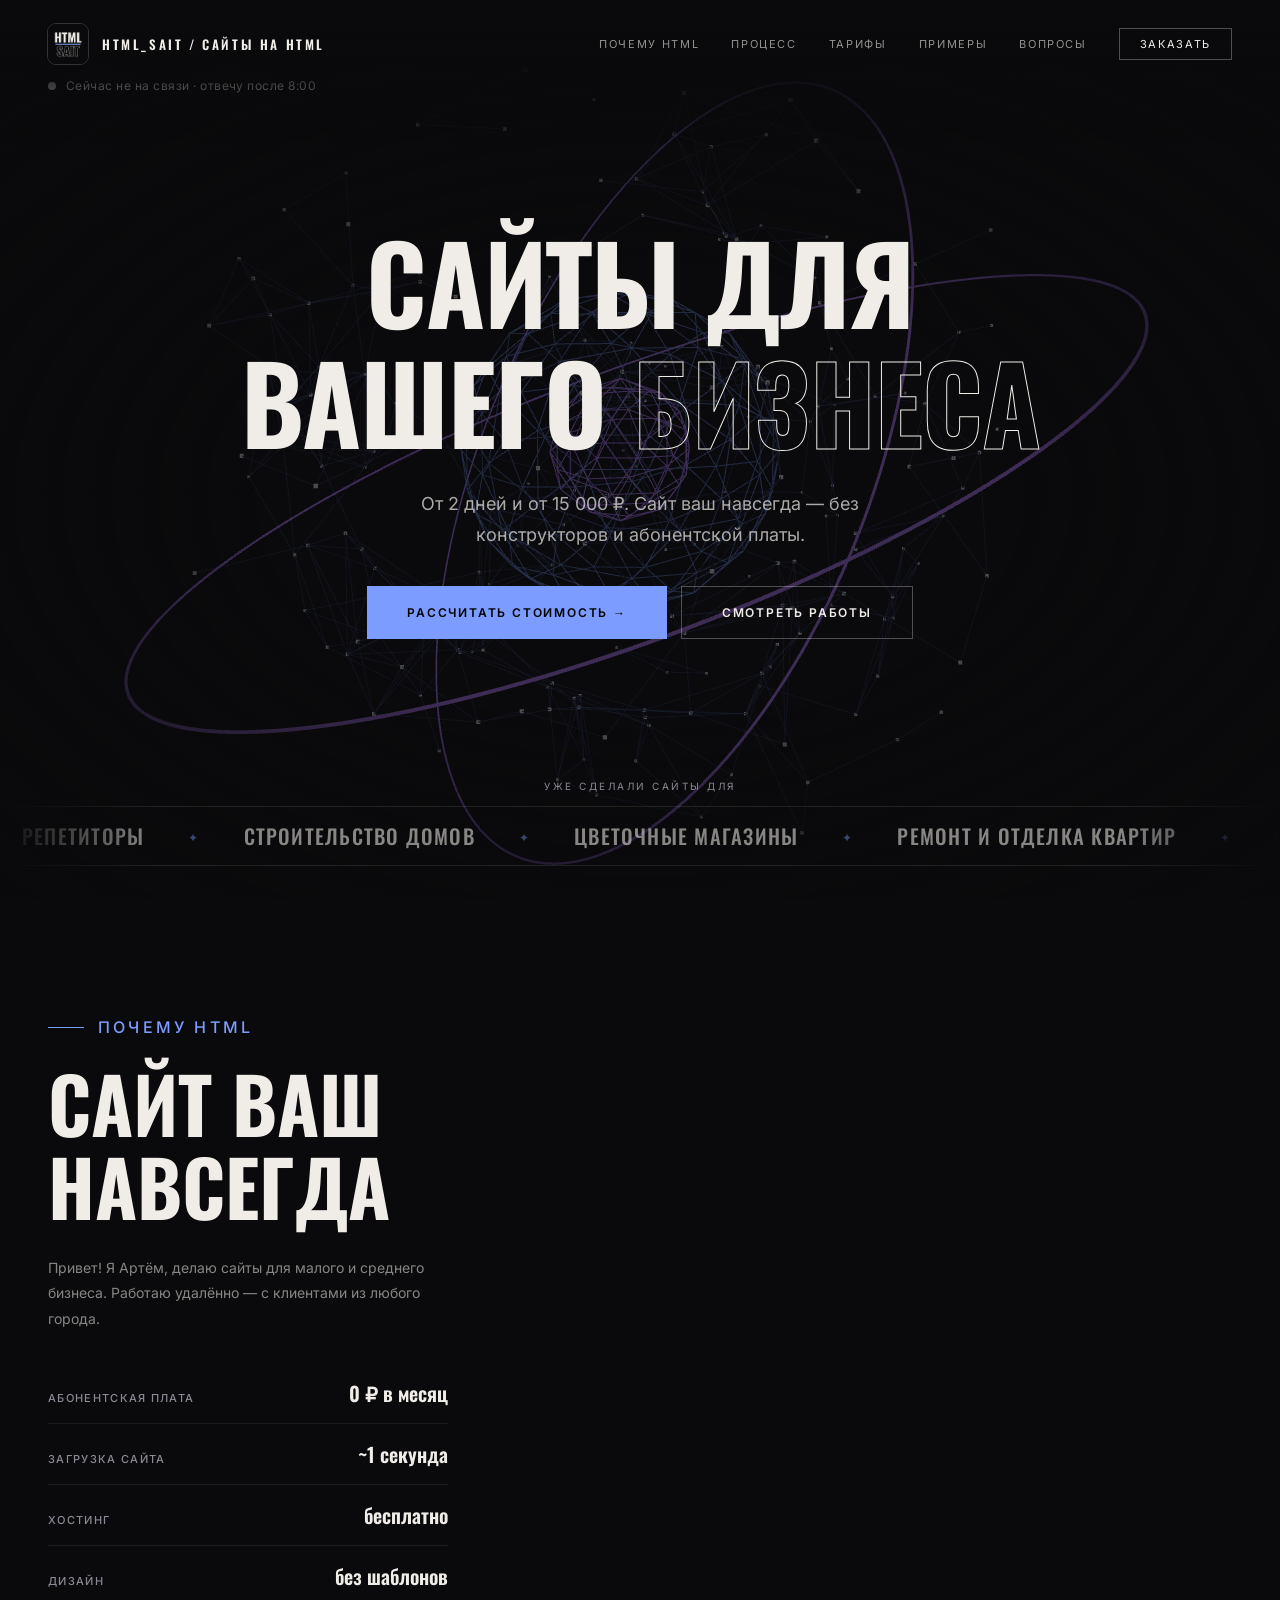
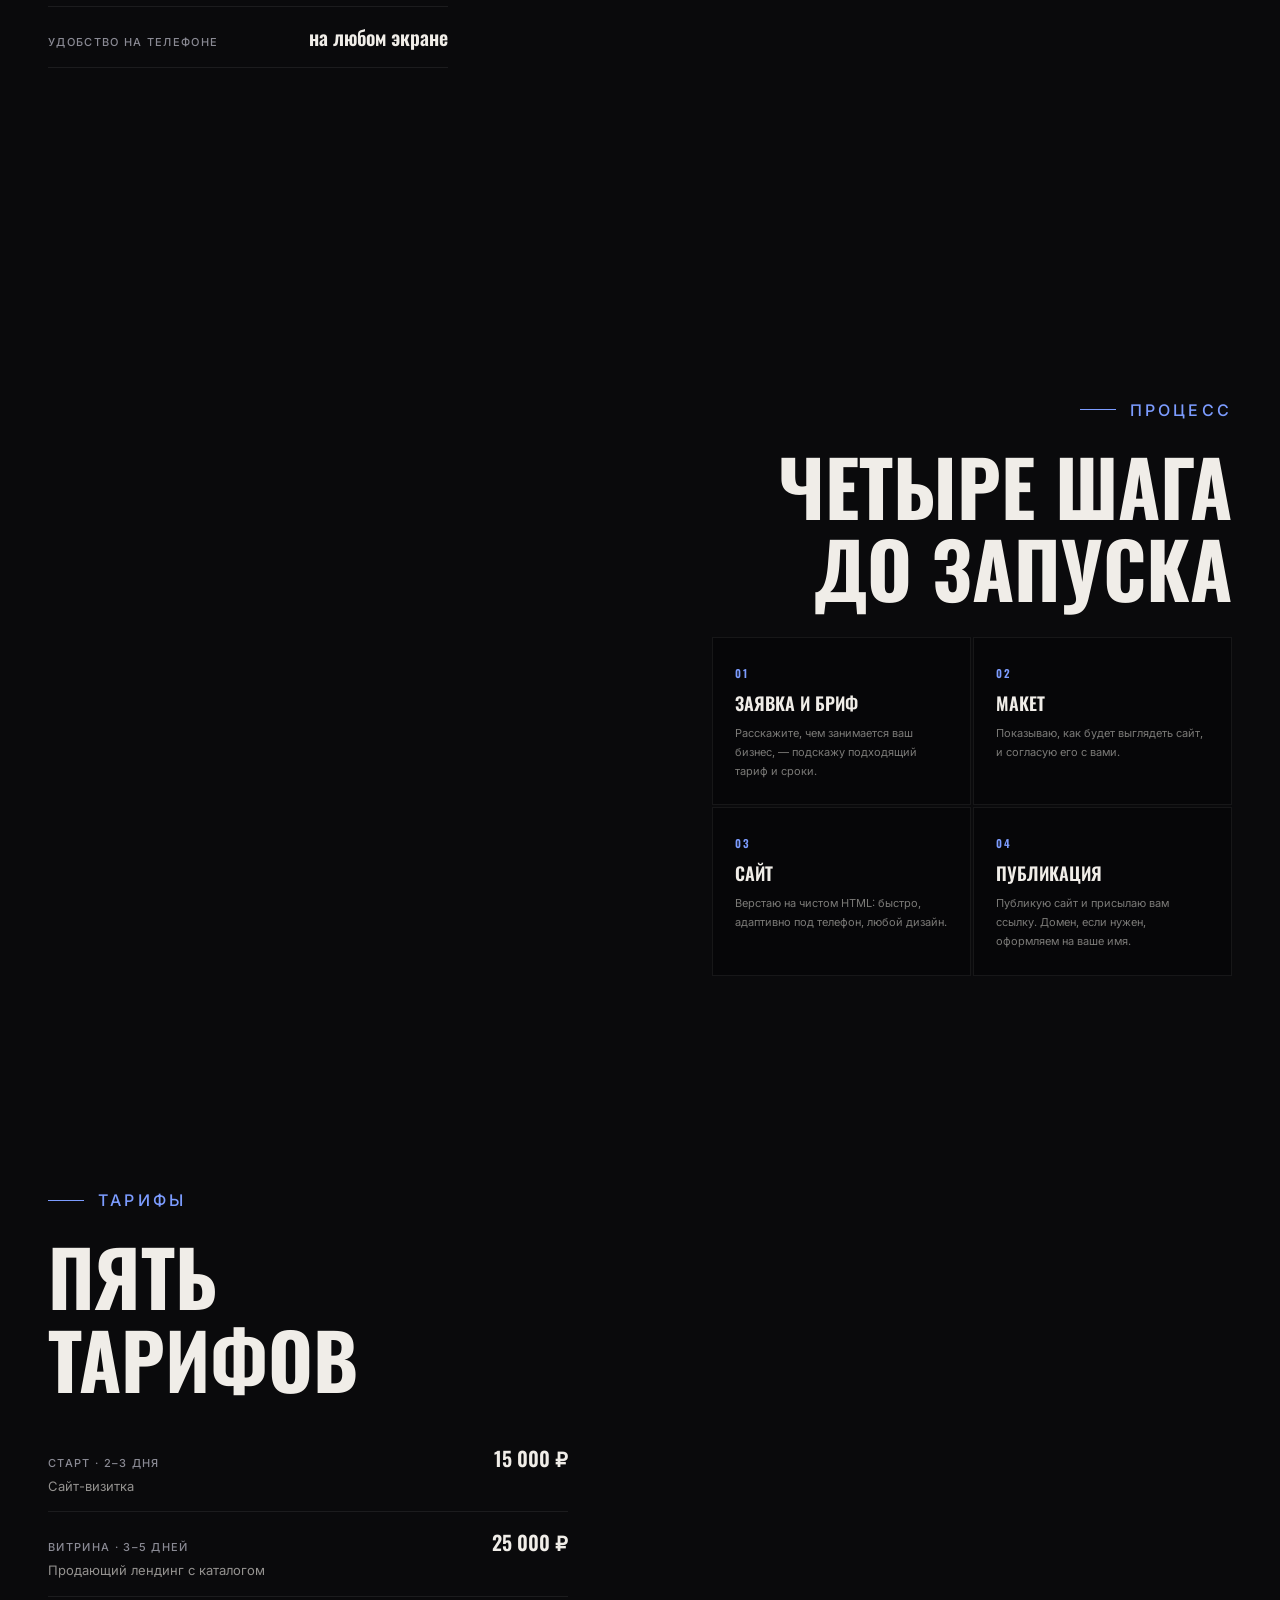
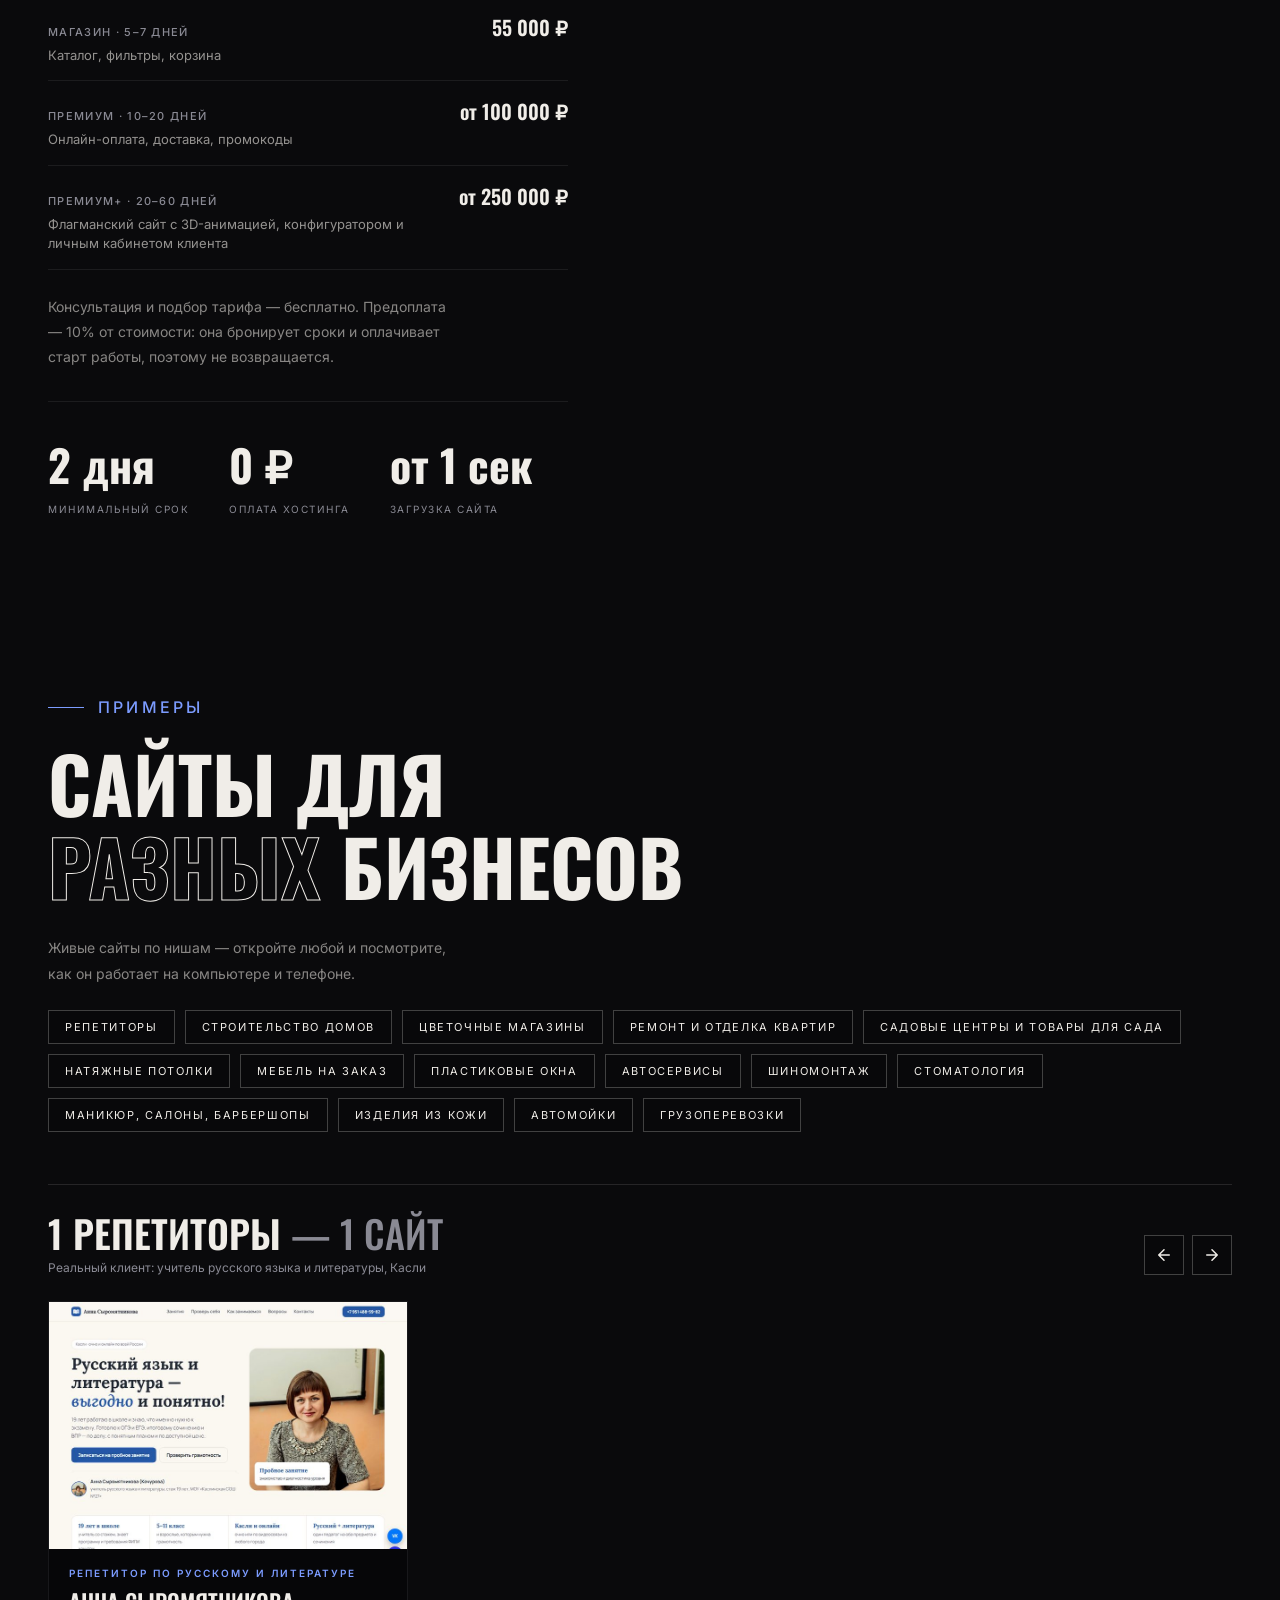
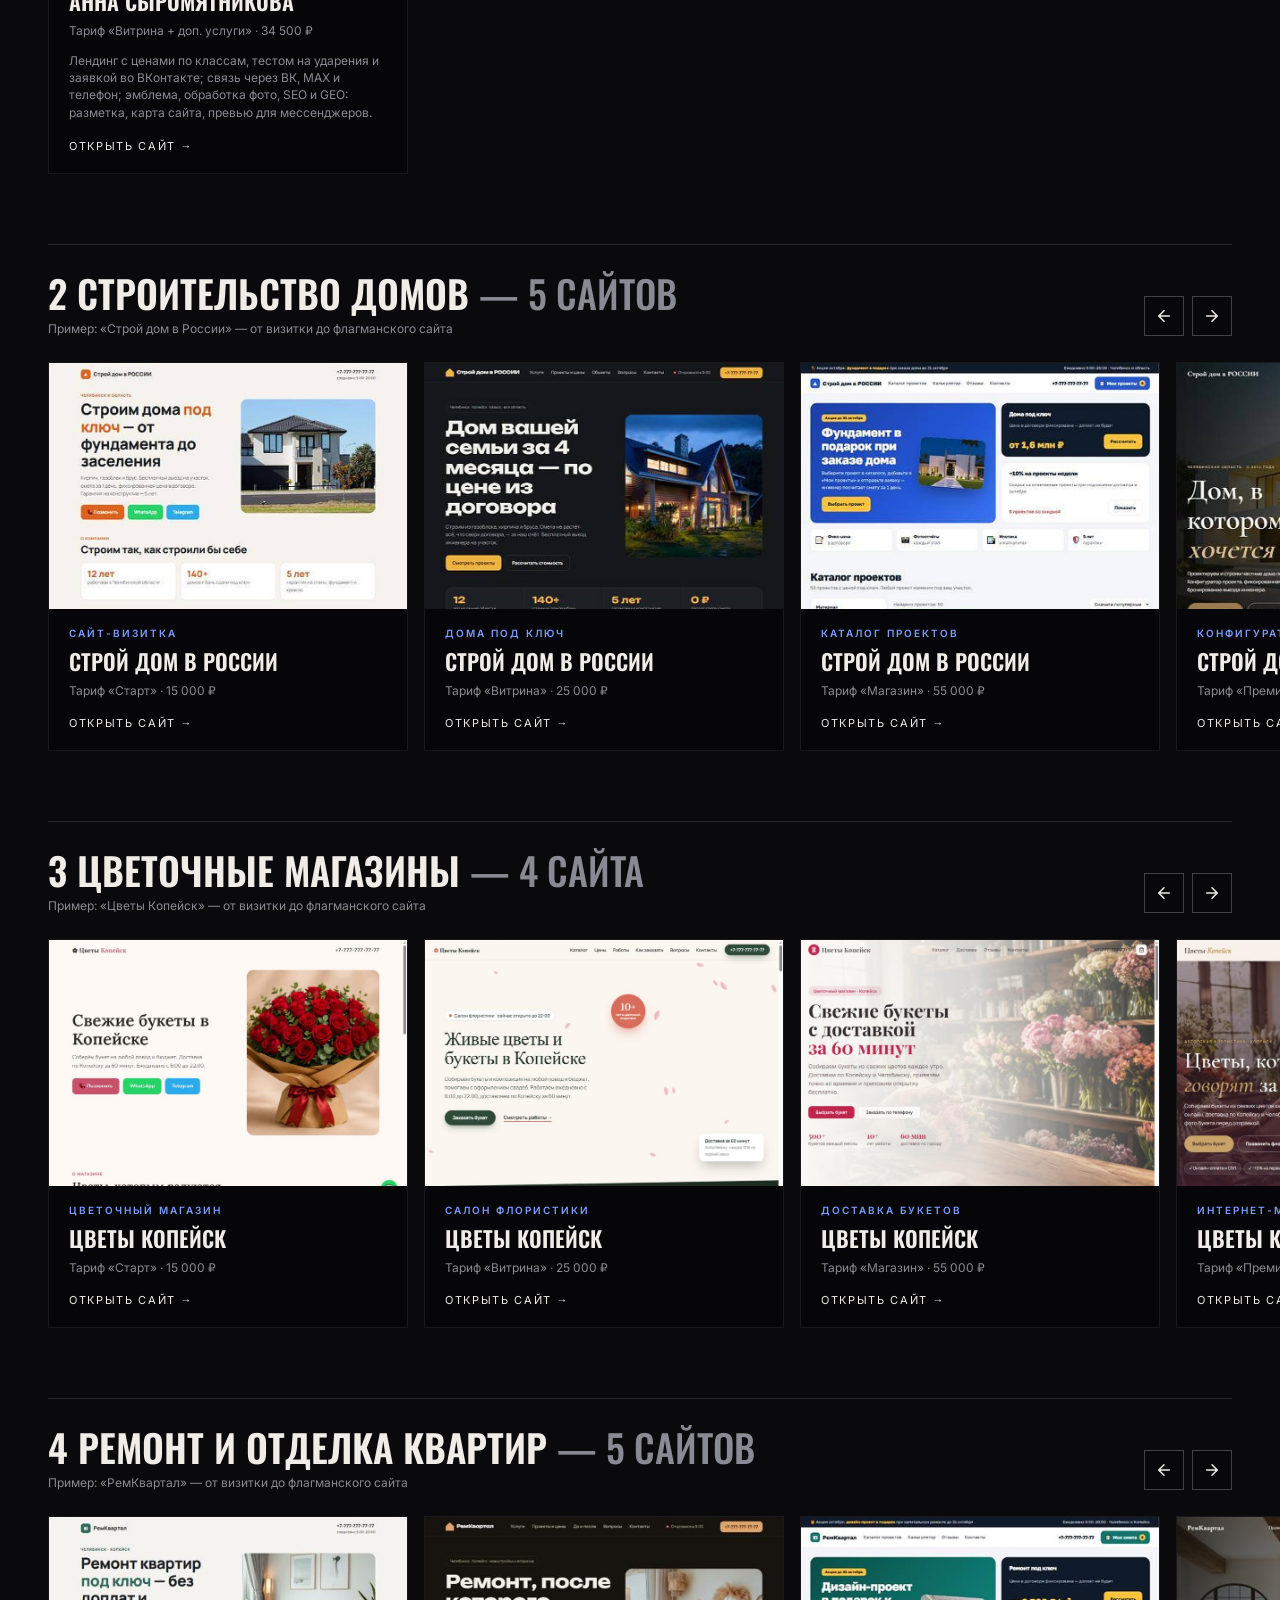
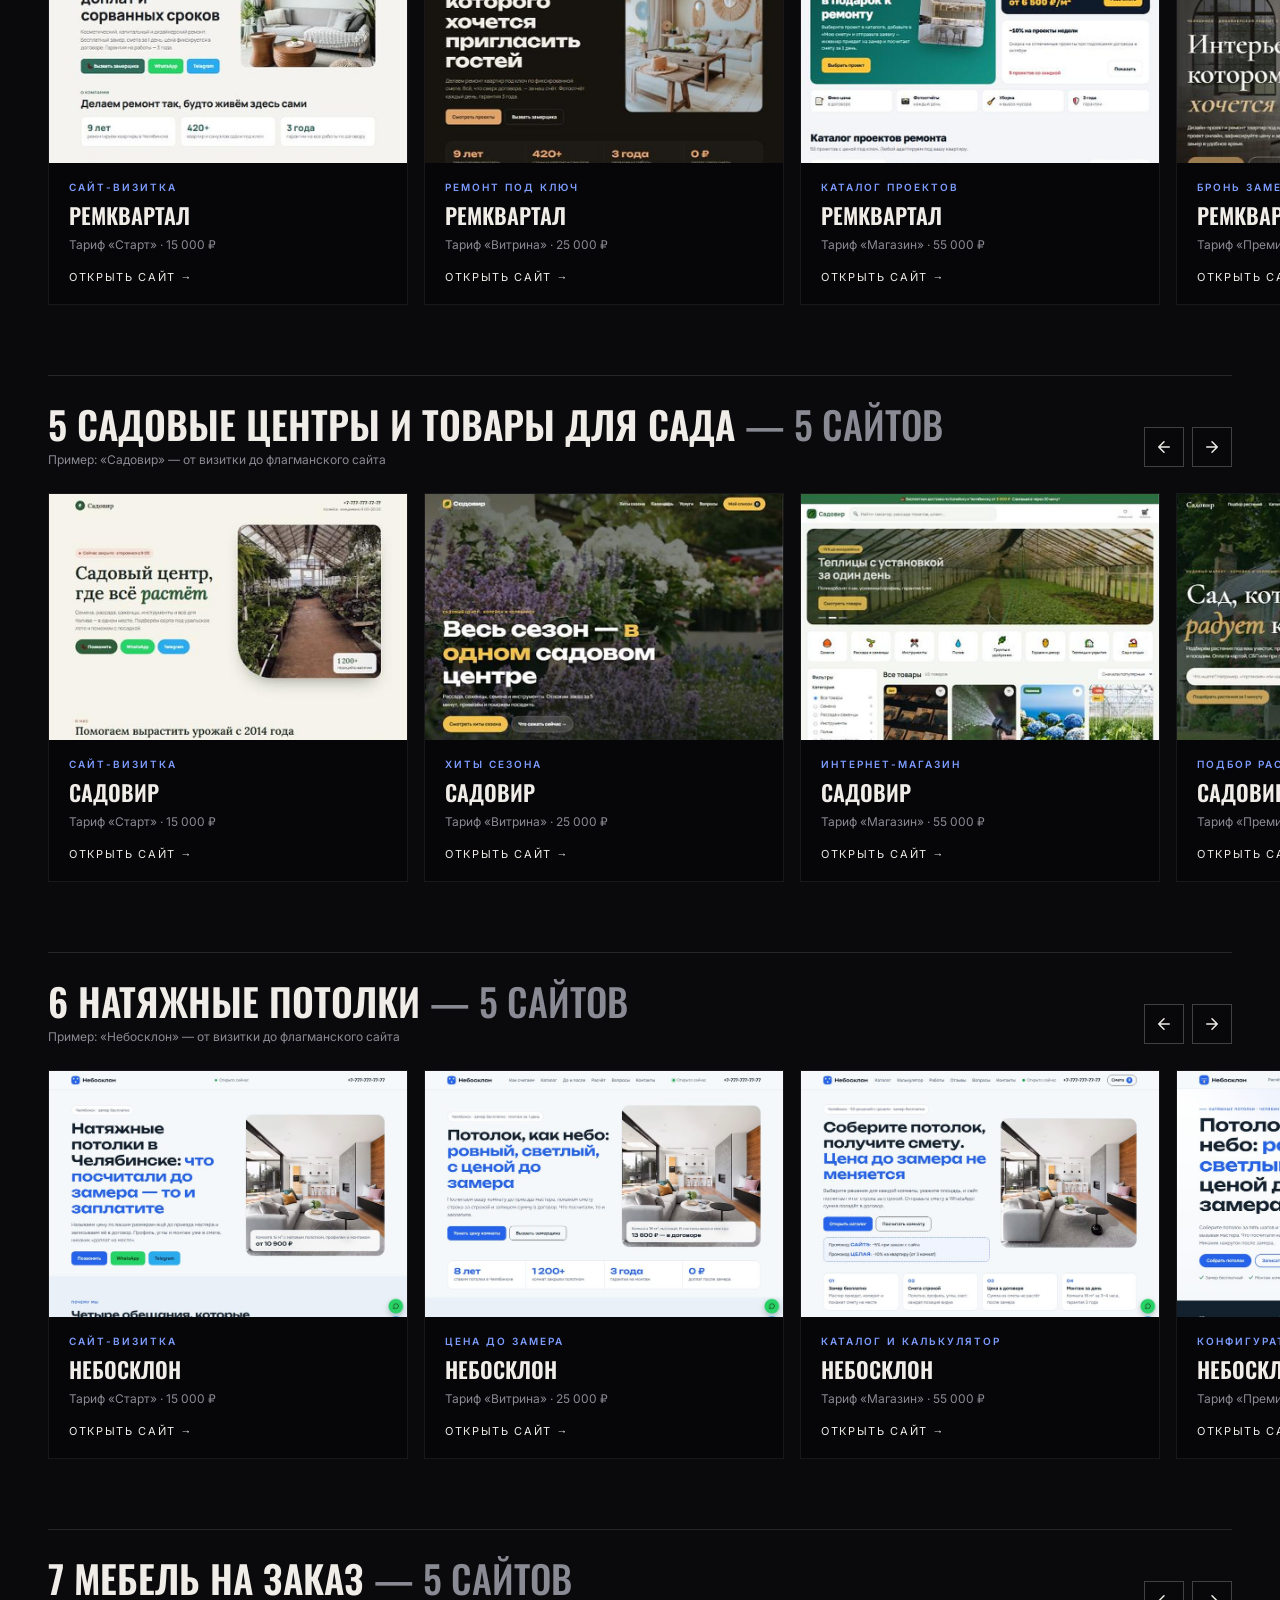
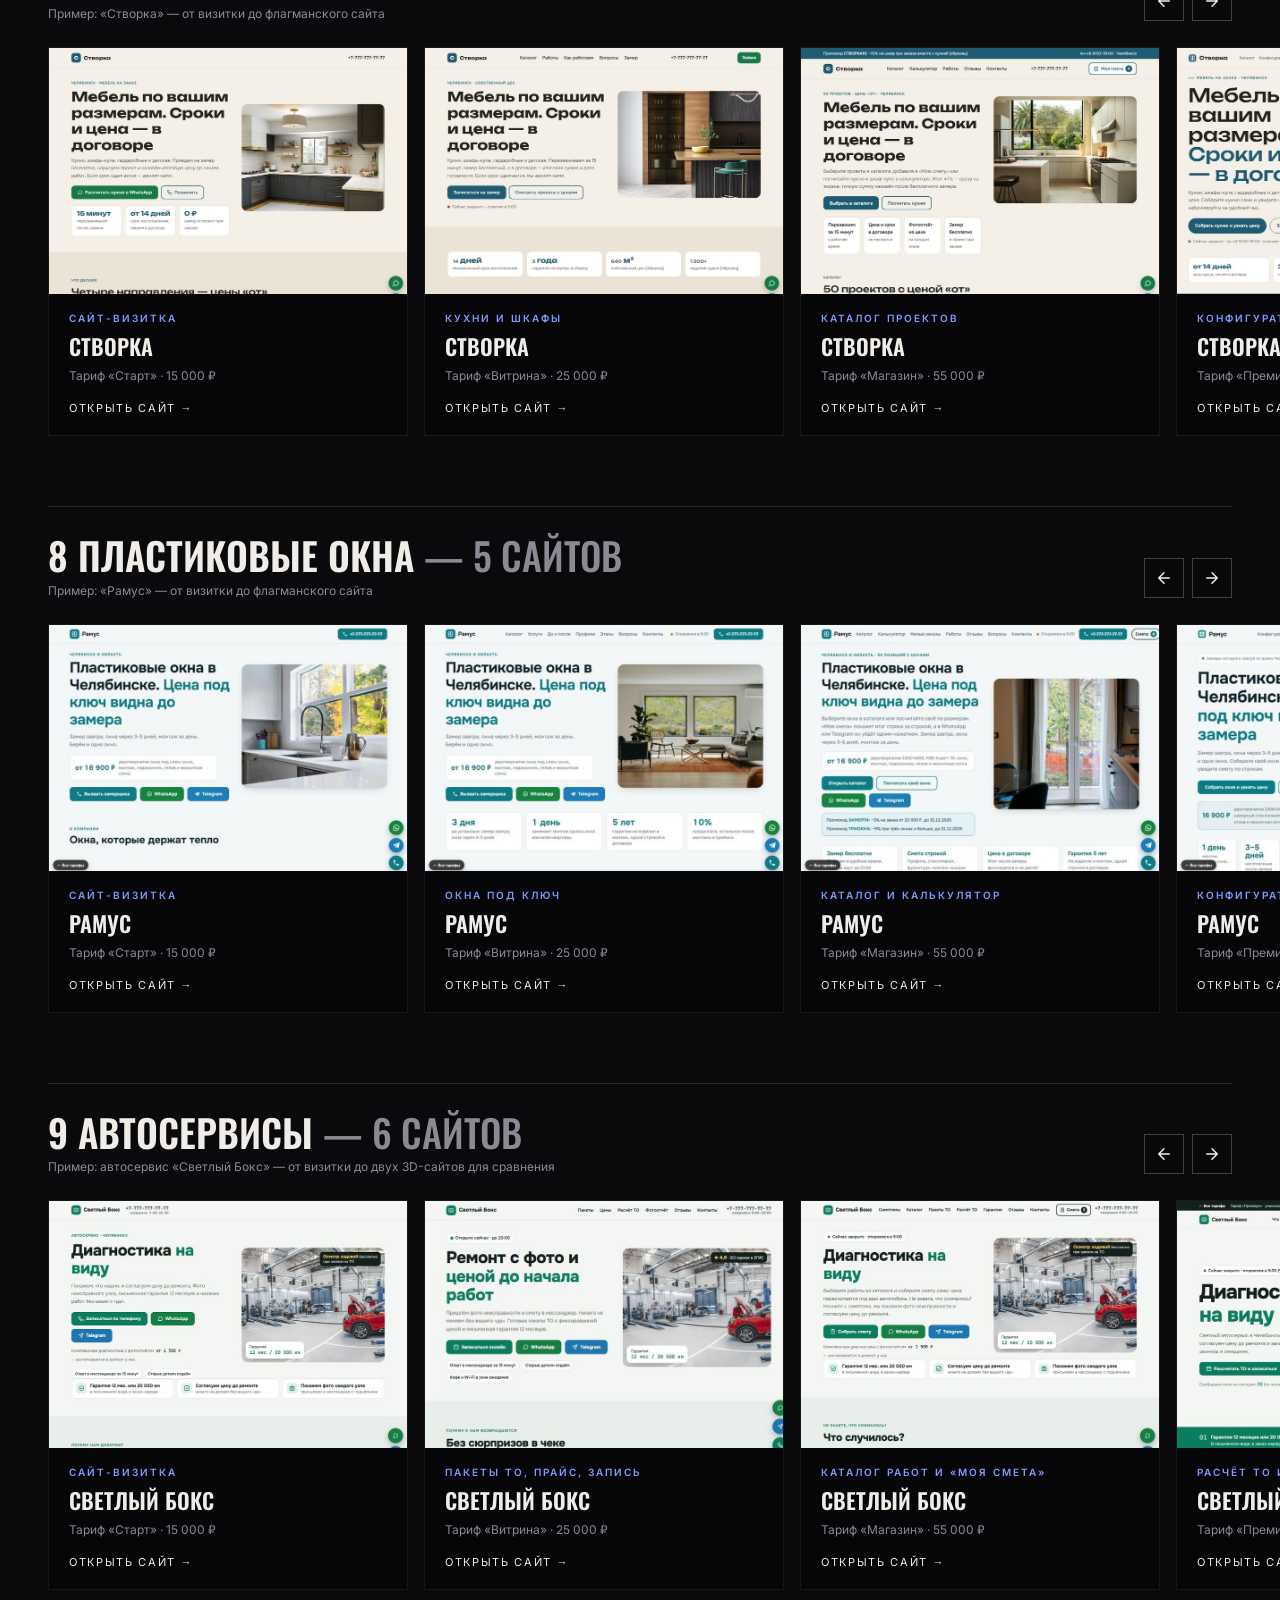
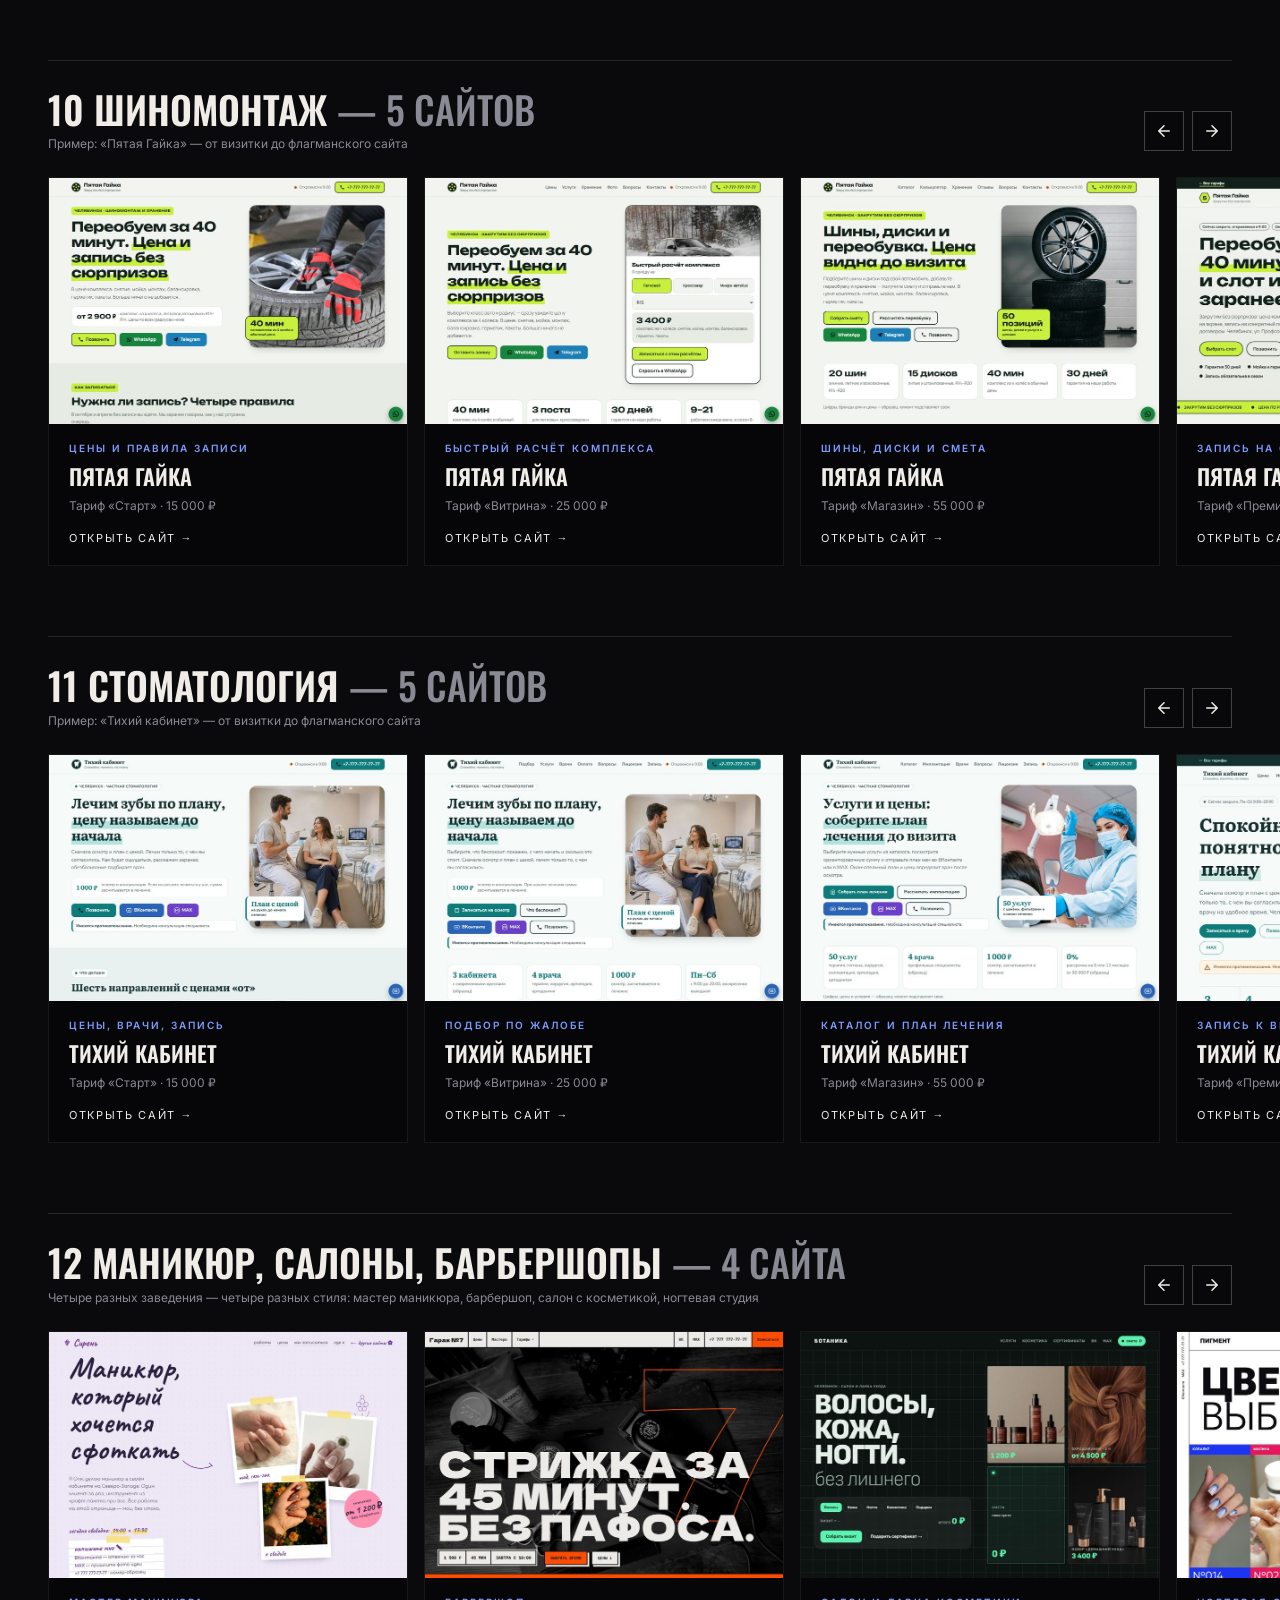
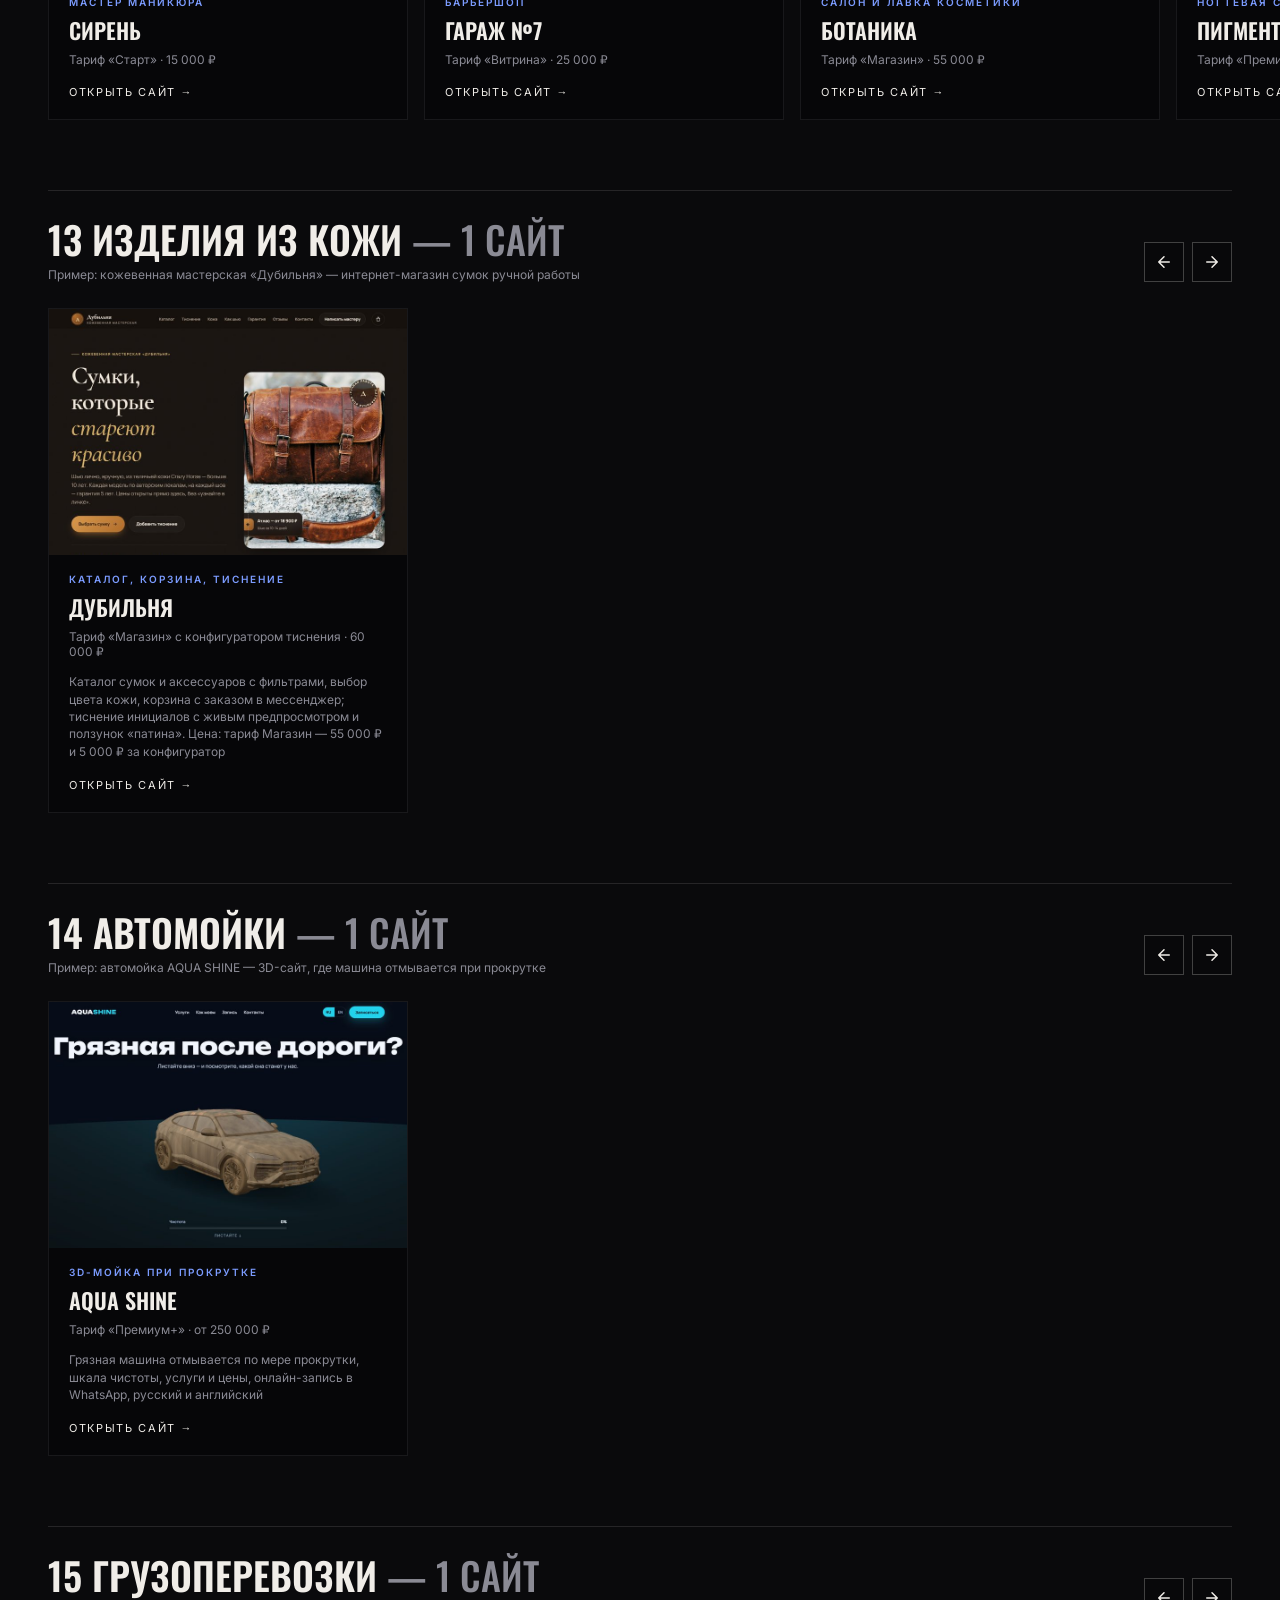
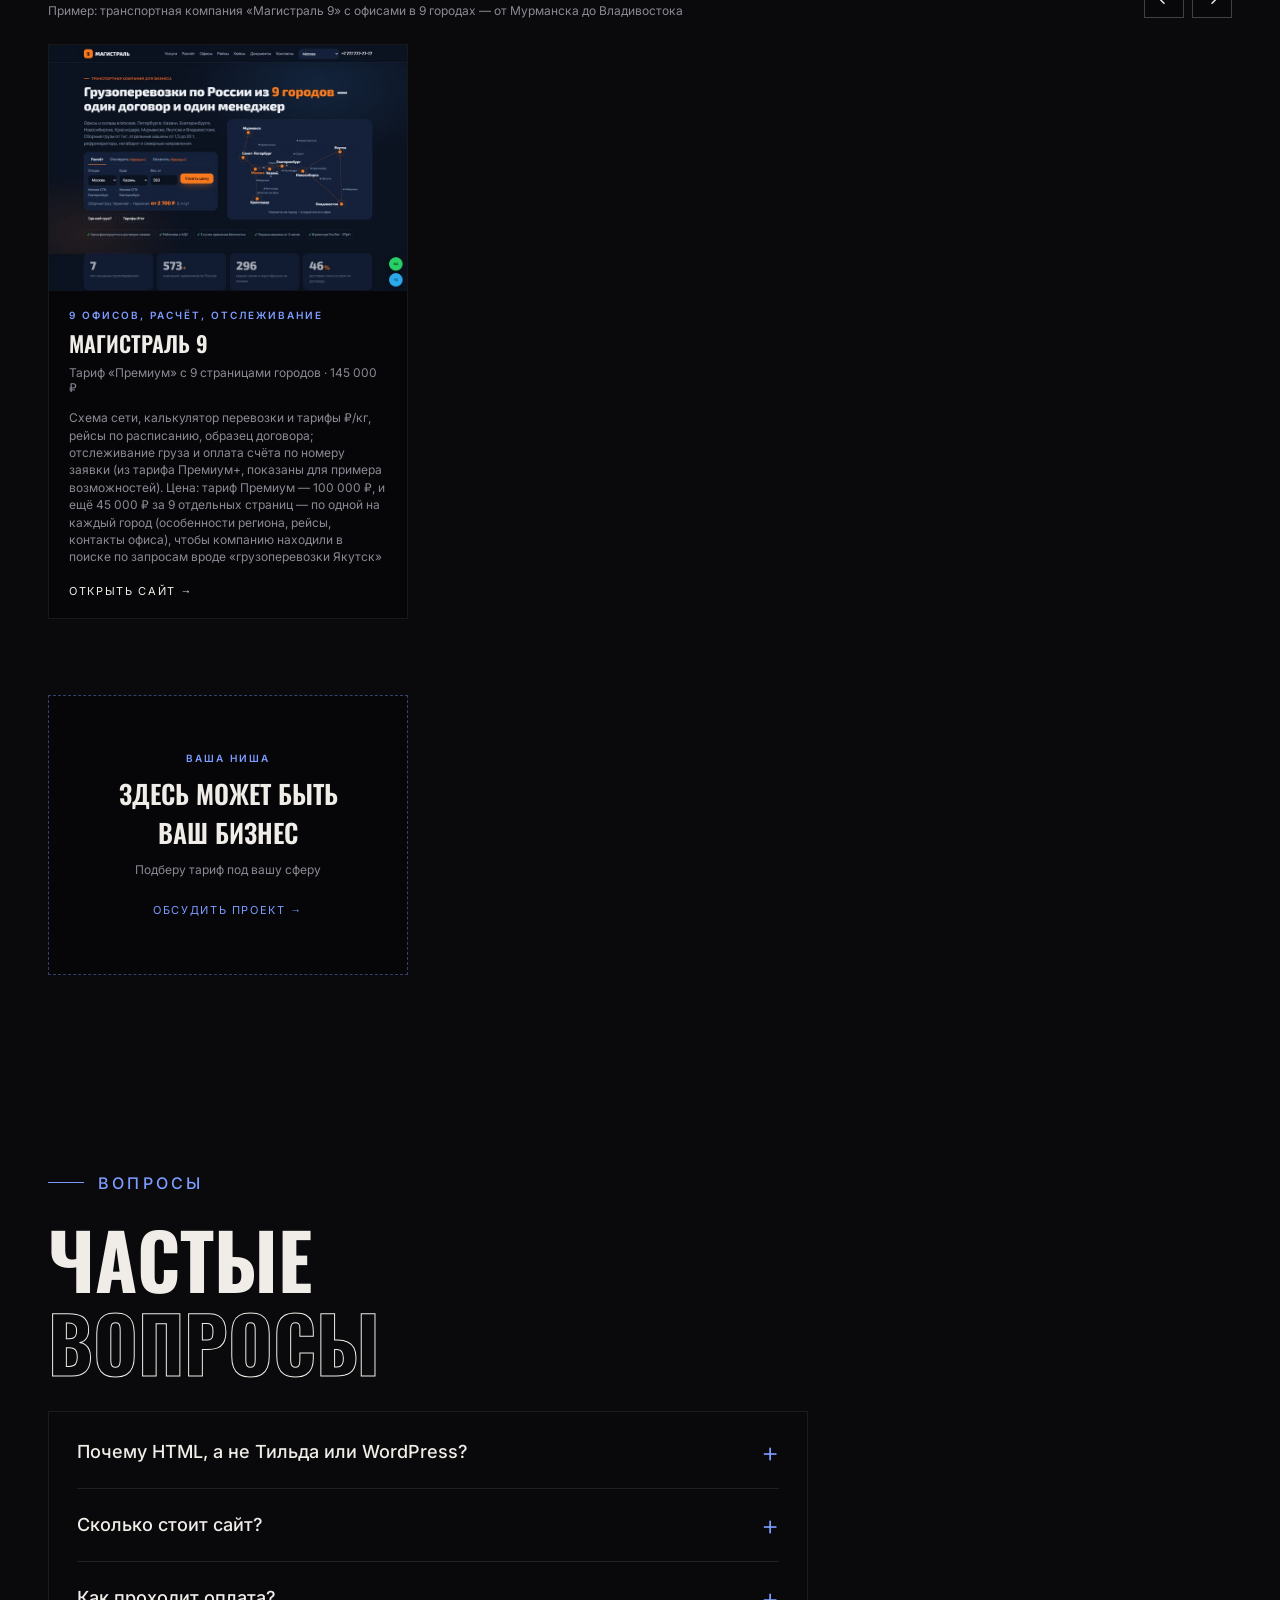
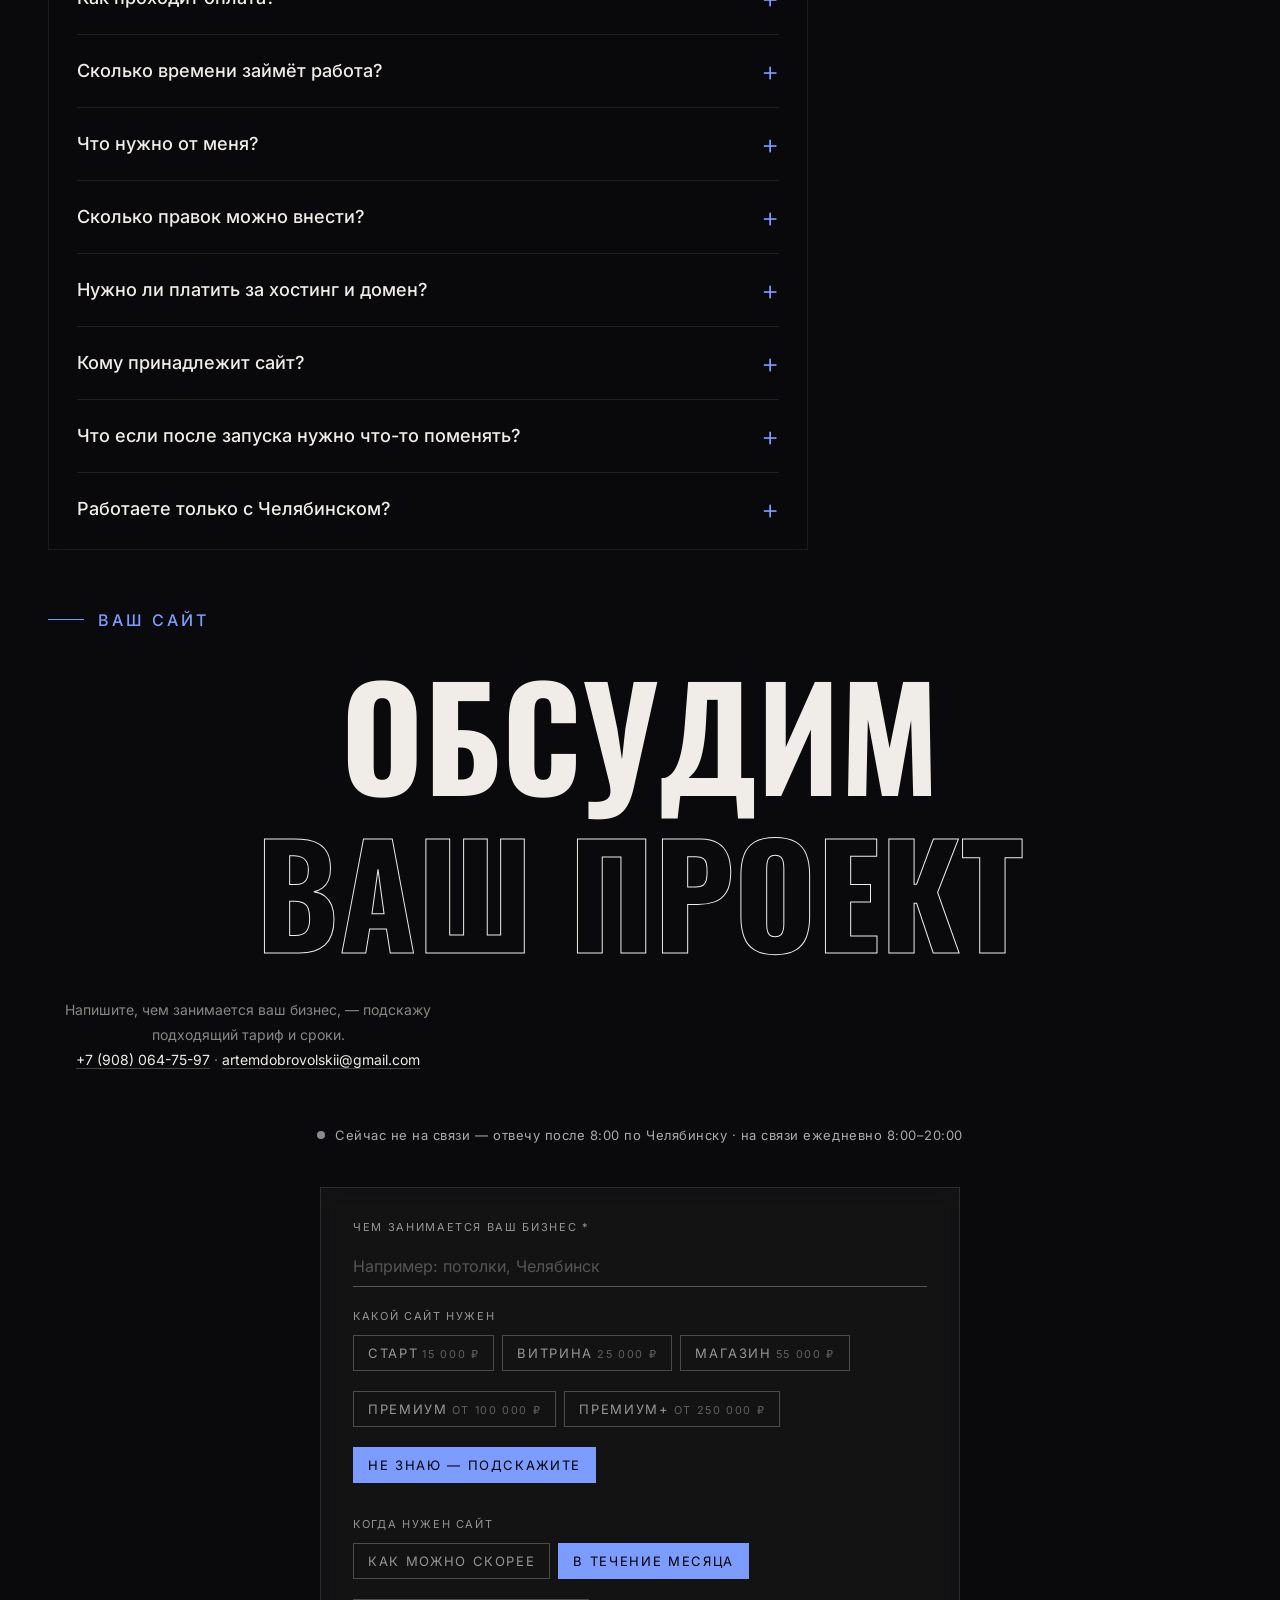
<file: index.html>
<!DOCTYPE html>
<html lang="ru">
<head>
<meta charset="utf-8">
<meta name="viewport" content="width=device-width, initial-scale=1, viewport-fit=cover">
<title>HTML_SAIT — сайты на чистом HTML</title>
<meta name="description" content="Сайты на чистом HTML от 2 дней — без конструкторов и абонентской платы. Артём Добровольский, работаю удалённо с клиентами из любого города.">
<meta property="og:type" content="website">
<meta property="og:title" content="HTML_SAIT — сайты на чистом HTML от 2 дней">
<meta property="og:description" content="Без конструкторов и абонентской платы. 5 тарифов от 15 000 ₽, живые примеры по нишам.">
<meta property="og:url" content="https://saitnazakaz.site/">
<meta property="og:image" content="https://saitnazakaz.site/img/stroy-vitrina.jpg">
<link rel="icon" href="favicon.ico" sizes="48x48">
<link rel="icon" href="favicon.svg" type="image/svg+xml">
<link rel="icon" href="favicon-32.png" type="image/png" sizes="32x32">
<link rel="apple-touch-icon" href="apple-touch-icon.png">
<meta name="theme-color" content="#0a0a0c">
<script type="application/ld+json">
{
 "@context": "https://schema.org",
 "@graph": [
  {
   "@type": "ProfessionalService",
   "@id": "https://saitnazakaz.site/#org",
   "name": "HTML_SAIT",
   "alternateName": "HTML_SAIT — сайты на чистом HTML",
   "description": "Сайты на чистом HTML для малого бизнеса от 2 дней — без конструкторов и абонентской платы.",
   "url": "https://saitnazakaz.site/",
   "logo": "https://saitnazakaz.site/icon-512.png",
   "image": "https://saitnazakaz.site/img/stroy-vitrina.jpg",
   "telephone": "+7 908 064-75-97",
   "email": "artemdobrovolskii@gmail.com",
   "address": {
    "@type": "PostalAddress",
    "addressLocality": "Челябинск",
    "addressRegion": "Челябинская область",
    "addressCountry": "RU"
   },
   "areaServed": {
    "@type": "Country",
    "name": "Россия"
   },
   "priceRange": "15 000–250 000 ₽",
   "currenciesAccepted": "RUB",
   "founder": {
    "@type": "Person",
    "name": "Артём Добровольский"
   },
   "sameAs": [
    "https://vk.ru/html_sait174",
    "https://t.me/ArtemDobrovolskii",
    "https://max.ru/u/f9LHodD0cOJj7DdjcgcDikiIPs8cmHkiWG41cVVQCbpDQ_i35Fb56YRwt5Q"
   ],
   "contactPoint": {
    "@type": "ContactPoint",
    "contactType": "customer service",
    "telephone": "+7 908 064-75-97",
    "email": "artemdobrovolskii@gmail.com",
    "availableLanguage": "ru"
   },
   "hasOfferCatalog": {
    "@type": "OfferCatalog",
    "name": "Тарифы на сайты",
    "itemListElement": [
     {
      "@type": "Offer",
      "name": "Тариф «Старт»",
      "description": "Сайт-визитка, 2–3 дня",
      "priceCurrency": "RUB",
      "url": "https://saitnazakaz.site/#s3",
      "price": 15000
     },
     {
      "@type": "Offer",
      "name": "Тариф «Витрина»",
      "description": "Продающий лендинг с каталогом, 3–5 дней",
      "priceCurrency": "RUB",
      "url": "https://saitnazakaz.site/#s3",
      "price": 25000
     },
     {
      "@type": "Offer",
      "name": "Тариф «Магазин»",
      "description": "Каталог, фильтры, корзина, 5–7 дней",
      "priceCurrency": "RUB",
      "url": "https://saitnazakaz.site/#s3",
      "price": 55000
     },
     {
      "@type": "Offer",
      "name": "Тариф «Премиум»",
      "description": "Онлайн-оплата, доставка, промокоды, 10–20 дней",
      "priceCurrency": "RUB",
      "url": "https://saitnazakaz.site/#s3",
      "priceSpecification": {
       "@type": "PriceSpecification",
       "minPrice": 100000,
       "priceCurrency": "RUB"
      }
     },
     {
      "@type": "Offer",
      "name": "Тариф «Премиум+»",
      "description": "Флагманский сайт с 3D-анимацией, конфигуратором и личным кабинетом, 20–60 дней",
      "priceCurrency": "RUB",
      "url": "https://saitnazakaz.site/#s3",
      "priceSpecification": {
       "@type": "PriceSpecification",
       "minPrice": 250000,
       "priceCurrency": "RUB"
      }
     }
    ]
   },
   "openingHoursSpecification": {
    "@type": "OpeningHoursSpecification",
    "dayOfWeek": [
     "Monday",
     "Tuesday",
     "Wednesday",
     "Thursday",
     "Friday",
     "Saturday",
     "Sunday"
    ],
    "opens": "08:00",
    "closes": "20:00"
   }
  },
  {
   "@type": "WebSite",
   "@id": "https://saitnazakaz.site/#site",
   "url": "https://saitnazakaz.site/",
   "name": "HTML_SAIT",
   "inLanguage": "ru",
   "publisher": {
    "@id": "https://saitnazakaz.site/#org"
   }
  },
  {
   "@type": "FAQPage",
   "@id": "https://saitnazakaz.site/#faq",
   "mainEntity": [
    {
     "@type": "Question",
     "name": "Почему HTML, а не Тильда или WordPress?",
     "acceptedAnswer": {
      "@type": "Answer",
      "text": "На конструкторах вы платите каждый месяц, а сайт живёт, пока идёт оплата. Сайт на HTML — это ваши файлы: абонентской платы нет, хостинг бесплатный, страница открывается примерно за секунду, а взломать или «уронить» обновлением нечего."
     }
    },
    {
     "@type": "Question",
     "name": "Сколько стоит сайт?",
     "acceptedAnswer": {
      "@type": "Answer",
      "text": "Пять тарифов: «Старт» — 15 000 ₽, «Витрина» — 25 000 ₽, «Магазин» — 55 000 ₽, «Премиум» — от 100 000 ₽, «Премиум+» — от 250 000 ₽. Консультация и подбор тарифа бесплатны — напишите, чем занимаетесь, и я назову точную цену."
     }
    },
    {
     "@type": "Question",
     "name": "Как проходит оплата?",
     "acceptedAnswer": {
      "@type": "Answer",
      "text": "Предоплата — 10% от стоимости: она бронирует сроки и оплачивает старт работы, поэтому не возвращается. Остальное — после того как вы приняли сайт. Работаю как самозанятый: после каждой оплаты присылаю чек из «Мой налог», без НДС."
     }
    },
    {
     "@type": "Question",
     "name": "Сколько времени займёт работа?",
     "acceptedAnswer": {
      "@type": "Answer",
      "text": "Сайт-визитка — 2–3 рабочих дня, продающий лендинг — 3–5, сайт-каталог — 5–7, сложные сайты с оплатой и 3D — от 10 до 60 дней. Срочно, в 2 раза быстрее, — +30% к цене."
     }
    },
    {
     "@type": "Question",
     "name": "Что нужно от меня?",
     "acceptedAnswer": {
      "@type": "Answer",
      "text": "Рассказать о бизнесе, прислать фото работ или товаров, цены и контакты. Тексты начиная с «Витрины» пишу сам по вашим данным. Если чего-то нет — подскажу, где взять."
     }
    },
    {
     "@type": "Question",
     "name": "Сколько правок можно внести?",
     "acceptedAnswer": {
      "@type": "Answer",
      "text": "«Старт» — 1 круг правок, «Витрина» — 2, «Магазин» — 3, «Премиум» — без ограничений в рамках ТЗ. Мои собственные ошибки исправляю бесплатно, они в круги правок не считаются."
     }
    },
    {
     "@type": "Question",
     "name": "Нужно ли платить за хостинг и домен?",
     "acceptedAnswer": {
      "@type": "Answer",
      "text": "Хостинг для обычных сайтов — 0 ₽. Платить придётся только за домен (адрес вида vash-sait.ru) — 300–1 000 ₽ в год, оформляется на ваше имя. Сайтам с онлайн-оплатой и личным кабинетом нужен платный хостинг — 300–1 500 ₽ в месяц."
     }
    },
    {
     "@type": "Question",
     "name": "Кому принадлежит сайт?",
     "acceptedAnswer": {
      "@type": "Answer",
      "text": "После полной оплаты — вам. Сайт остаётся работать без меня и без подписок. Если нужны файлы сайта или перенос на ваш хостинг — пришлю или перенесу (перенос — 1 500 ₽)."
     }
    },
    {
     "@type": "Question",
     "name": "Что если после запуска нужно что-то поменять?",
     "acceptedAnswer": {
      "@type": "Answer",
      "text": "После запуска действует бесплатная поддержка — от 7 дней до 2 месяцев в зависимости от тарифа. Дальше — разовые правки или поддержка 5 000 ₽ в месяц: до 5 небольших изменений цен, фото и акций."
     }
    },
    {
     "@type": "Question",
     "name": "Работаете только с Челябинском?",
     "acceptedAnswer": {
      "@type": "Answer",
      "text": "Нет, работаю удалённо с клиентами из любого города: обсуждаем всё в WhatsApp, Telegram или ВКонтакте, созваниваемся, если удобнее голосом."
     }
    }
   ]
  }
 ]
}
</script>
<link href="fonts/fonts.css" rel="stylesheet"><!-- шрифты Inter и Oswald лежат в fonts/, без Google Fonts -->
<style>
:root{--bg:#0a0a0c;--fg:#f0ede8;--acc:#7c9cff;--gray:#8a8a94;box-sizing:border-box;padding-top:env(safe-area-inset-top,0px);padding-bottom:env(safe-area-inset-bottom,0px);color-scheme:dark}
*,*::before,*::after{margin:0;padding:0;box-sizing:border-box}
body{background:var(--bg);color:var(--fg);font-family:Inter,sans-serif;overflow-x:hidden}
nav{position:fixed;top:env(safe-area-inset-top,0px);left:0;right:0;z-index:100;display:flex;justify-content:space-between;align-items:center;padding:24px 48px}
nav::after{content:'';position:absolute;inset:0 0 auto;height:140px;background:linear-gradient(#0a0a0c 10%,rgba(10,10,12,.8) 50%,transparent);z-index:-1;pointer-events:none}
.logo{font:600 13px Oswald;letter-spacing:.2em;text-transform:uppercase;cursor:pointer;animation:fd .7s .2s both;display:flex;align-items:center;gap:14px}
.logo img{width:40px;height:40px;border-radius:8px;flex:none;box-shadow:0 0 0 1px rgba(240,237,232,.18)}
.logo i{font-style:normal}
@media(max-width:1200px){.logo .lt{display:none}}
@media(max-width:768px){.logo img{width:34px;height:34px}.logo{gap:10px}.logo .lt{display:none}}
.links{display:flex;gap:32px;align-items:center;animation:fd .7s .35s both}
.links a{font-size:11px;letter-spacing:.15em;text-transform:uppercase;color:var(--fg);text-decoration:none;opacity:.6;transition:.3s;cursor:pointer}
.links a:hover,.links a.on{opacity:1;color:var(--acc)}
.links a.cta{border:1px solid rgba(240,237,232,.3);padding:8px 20px;opacity:1;color:var(--fg)}
.links a.cta:hover{background:var(--fg);color:#000}
@keyframes fd{from{opacity:0;transform:translateY(-16px)}}
@keyframes fu{from{opacity:0;transform:translateY(28px)}}
@keyframes fi{from{opacity:0}}
#bar{position:fixed;top:0;left:0;height:2px;background:var(--acc);z-index:200;width:0}
#cw{position:fixed;inset:0;z-index:1;pointer-events:none}
#cv{width:100%;height:100%;display:block}
#vg{position:fixed;inset:0;z-index:2;pointer-events:none;background:radial-gradient(ellipse 75% 65% at 50% 55%,transparent 40%,rgba(10,10,12,.6) 70%,#0a0a0c 100%)}
main{position:relative;z-index:10}
.s{min-height:105vh;display:flex;align-items:center;padding:0 48px 60px;position:relative}
.s.h{align-items:center;justify-content:center;text-align:center;min-height:100vh;padding-bottom:0}
.s.r{justify-content:flex-end;text-align:right}
.s.c{justify-content:center;text-align:center}
#s4{padding-top:120px}
.tag{font-size:16px;font-weight:500;letter-spacing:.2em;text-transform:uppercase;color:var(--acc);margin-bottom:24px;display:flex;align-items:center;gap:14px}
.r .tag{justify-content:flex-end}.c .tag{justify-content:center}
.tag::before{content:'';width:36px;height:1px;background:var(--acc)}
h1,h2{font-family:Oswald,sans-serif;text-transform:uppercase;font-weight:700;line-height:.95}
h1{font-size:clamp(30px,min(8.4vw,16vh),150px);letter-spacing:-.01em;line-height:1.12}
h1 .l{white-space:nowrap}
h2{font-size:clamp(38px,6vw,84px);margin-bottom:28px;line-height:1.08}
.st{-webkit-text-stroke:1px var(--fg);color:transparent}
h1 .l{display:block;animation:fu .9s cubic-bezier(.16,1,.3,1) both}
h1 .l:nth-child(2){animation-delay:.17s}
h1 .l:nth-child(3){animation-delay:.34s}
.hero{max-width:1100px}
.lead{font-size:clamp(15px,1.4vw,18px);line-height:1.7;color:rgba(240,237,232,.7);max-width:560px;margin:28px auto 36px;animation:fi .8s .55s both}
.hb{display:flex;gap:14px;justify-content:center;flex-wrap:wrap;animation:fi .8s .7s both}
#s0{padding-top:110px;padding-bottom:150px} /* сверху — место под шапку, чтобы заголовок не залезал под неё на невысоких экранах */
.mq{position:absolute;left:0;right:0;bottom:34px;animation:fi .8s 1s both}
.mq-t{font-size:10px;letter-spacing:.25em;text-transform:uppercase;color:var(--gray);margin-bottom:14px}
.mq-w{overflow:hidden;border-top:1px solid rgba(240,237,232,.1);border-bottom:1px solid rgba(240,237,232,.1);padding:14px 0;-webkit-mask:linear-gradient(90deg,transparent,#000 12%,#000 88%,transparent);mask:linear-gradient(90deg,transparent,#000 12%,#000 88%,transparent)}
.mq-r{display:flex;width:max-content;animation:mq 40s linear infinite}
.mq-w:hover .mq-r{animation-play-state:paused}
.mq-r a{font:500 clamp(16px,1.6vw,22px) Oswald;text-transform:uppercase;letter-spacing:.06em;color:var(--fg);opacity:.55;text-decoration:none;white-space:nowrap;padding:0 22px;transition:opacity .3s,color .3s}
.mq-r a::after{content:'✦';color:var(--acc);font-size:.6em;margin-left:44px;vertical-align:.25em;opacity:.8}
.mq-r a:hover{opacity:1;color:var(--acc)}
@keyframes mq{to{transform:translateX(-50%)}}
@media(max-width:768px){#s0 h1{font-size:11.5vw}.hb .btn{width:100%;justify-content:center}.hb{max-width:340px;margin:0 auto}}
.hs{position:absolute;right:48px;bottom:60px;text-align:right;animation:fi .8s 1s both}
.hs p{font-size:11px;letter-spacing:.12em;text-transform:uppercase;color:var(--gray);line-height:2}
.hs .y{color:var(--acc)}
.sc{display:flex;align-items:center;gap:10px;justify-content:flex-end;margin-top:14px}
.sc i{width:40px;height:1px;background:linear-gradient(to left,var(--acc),transparent);animation:sp 2s infinite}
@keyframes sp{50%{transform:scaleX(1.3);opacity:.4}}
.body{font-size:14px;line-height:1.8;color:rgba(240,237,232,.55);max-width:400px;margin-bottom:32px}
.r .body{margin-left:auto}.c .body{margin-inline:auto}
.box{max-width:520px}
.list{list-style:none;margin-top:8px}
.list li{display:flex;justify-content:space-between;gap:36px;padding:15px 0;border-bottom:1px solid rgba(240,237,232,.08);align-items:baseline}
.list b{font:500 11px Inter;letter-spacing:.12em;text-transform:uppercase;color:var(--gray)}
.list span{font:600 20px Oswald}
.list span{white-space:nowrap}
.list .d{display:block;margin-top:6px;font-size:13px;line-height:1.5;color:rgba(240,237,232,.6)}
.fg{display:grid;grid-template-columns:1fr 1fr;gap:2px;max-width:540px}
.fi{background:rgba(6,6,8,.72);border:1px solid rgba(240,237,232,.07);padding:24px 22px;backdrop-filter:blur(6px);text-align:left}
.fi em{font:600 11px Oswald;letter-spacing:.2em;color:var(--acc);font-style:normal}
.fi h3{font:600 18px Oswald;text-transform:uppercase;margin:8px 0}
.fi p{font-size:11px;line-height:1.7;color:rgba(240,237,232,.5)}
.row{display:flex;gap:40px;margin-top:30px;padding-top:30px;border-top:1px solid rgba(240,237,232,.08)}
.c .row{justify-content:center;flex-wrap:wrap}
.row div span{display:block;font:700 44px Oswald}
.row div span{white-space:nowrap}
@media(max-width:480px){.row div span{font-size:30px}.row{gap:18px}}
.row div small{font-size:10px;letter-spacing:.15em;text-transform:uppercase;color:var(--gray)}
.big{font-size:clamp(30px,4.5vw,60px);max-width:820px}
.btn{display:inline-flex;gap:14px;align-items:center;background:var(--acc);color:#000;text-decoration:none;padding:18px 40px;font:600 12px Inter;letter-spacing:.15em;text-transform:uppercase;pointer-events:all;transition:.3s}
.btn:hover{background:var(--fg);transform:translateY(-2px)}
.bt{display:flex;justify-content:space-between;align-items:flex-end;margin-top:40px;padding-top:28px;border-top:1px solid rgba(240,237,232,.1);gap:20px;flex-wrap:wrap}
.btn.ghost{background:transparent;color:var(--fg);border:1px solid rgba(240,237,232,.3)}
.btn.ghost:hover{background:var(--fg);color:#000}
.ct{display:flex;gap:14px;flex-wrap:wrap;align-items:center}
.contacts a{color:var(--fg);text-decoration:none;border-bottom:1px solid rgba(240,237,232,.25)}
.contacts a:hover{color:var(--acc);border-color:var(--acc)}
.bt p{font-size:10px;letter-spacing:.15em;text-transform:uppercase;color:rgba(240,237,232,.3)}
.cw{width:100%}
.pf{display:flex;gap:16px;overflow-x:auto;overflow-y:hidden;scroll-snap-type:x mandatory;scroll-padding-left:48px;margin:0 -48px;padding:6px 48px 18px;-webkit-overflow-scrolling:touch;scrollbar-width:thin;scrollbar-color:rgba(124,156,255,.6) rgba(240,237,232,.06)}
.pf::-webkit-scrollbar{height:6px}.pf::-webkit-scrollbar-track{background:rgba(240,237,232,.06)}.pf::-webkit-scrollbar-thumb{background:rgba(124,156,255,.6);border-radius:3px}
.pf>.pc{flex:0 0 360px;scroll-snap-align:start}
.ar{display:flex;gap:8px;align-items:center}
.ar button{width:40px;height:40px;flex:0 0 auto;display:inline-flex;align-items:center;justify-content:center;padding:0;border:1px solid rgba(240,237,232,.25);background:rgba(6,6,8,.5);color:var(--fg);cursor:pointer;transition:.3s}
.ar button:hover{border-color:var(--acc);color:var(--acc)}
@media(max-width:768px){.pf{margin:0 -22px;padding:6px 22px 16px;scroll-padding-left:22px}.pf>.pc{flex-basis:78vw}.ar button{width:36px;height:36px}}
.pc{display:flex;flex-direction:column;background:rgba(6,6,8,.78);border:1px solid rgba(240,237,232,.08);backdrop-filter:blur(6px);color:var(--fg);text-decoration:none;overflow:hidden;transition:border-color .3s,transform .3s}
.pc:hover{border-color:var(--acc);transform:translateY(-4px)}
.pc .im{aspect-ratio:16/11;overflow:hidden;background:#15151a}
.pc img{width:100%;height:100%;object-fit:cover;object-position:top;display:block;transition:transform .6s}
.pc:hover img{transform:scale(1.04)}
.pc .in{padding:18px 20px 20px;display:flex;flex-direction:column;gap:6px;flex:1}
.pc em{font:600 10px Inter;letter-spacing:.2em;text-transform:uppercase;color:var(--acc);font-style:normal}
.pc h3{font:600 22px Oswald;text-transform:uppercase}
.pc p{font-size:12px;color:var(--gray)}
.pc p.ds{margin-top:8px;line-height:1.45;color:var(--gray)}
.pc .go{margin-top:auto;padding-top:12px;font-size:11px;letter-spacing:.15em;text-transform:uppercase}
.nn{display:flex;gap:10px;flex-wrap:wrap;margin:-8px 0 8px}
.nn a{border:1px solid rgba(240,237,232,.25);padding:9px 16px;font-size:11px;letter-spacing:.15em;text-transform:uppercase;cursor:pointer;color:var(--fg);text-decoration:none;transition:.3s;background:rgba(6,6,8,.5)}
.nn a:hover{border-color:var(--acc);color:var(--acc)}
.niche{margin-top:52px;scroll-margin-top:90px}
.niche-h{display:flex;justify-content:space-between;align-items:flex-end;gap:16px;flex-wrap:wrap;border-top:1px solid rgba(240,237,232,.12);padding-top:22px;margin-bottom:20px}
.niche-h em{font:600 11px Oswald;letter-spacing:.2em;color:var(--acc);font-style:normal}
.niche-h h3{font:600 clamp(24px,3.2vw,38px) Oswald;text-transform:uppercase;margin-top:6px;line-height:1.1}
.niche-h p{font-size:12px;color:var(--gray);margin-top:6px}
.niche-h h3 .cnt{color:var(--gray);font-weight:500;white-space:nowrap}
.niche-h a{font-size:11px;letter-spacing:.15em;text-transform:uppercase;color:var(--fg);text-decoration:none;border-bottom:1px solid var(--acc);padding-bottom:4px;white-space:nowrap}
.niche-h a:hover{color:var(--acc)}
.pc.new{border-style:dashed;border-color:rgba(124,156,255,.4);justify-content:center;align-items:center;text-align:center;min-height:280px;padding:30px}
.pc.new h3{font-size:26px;margin:10px 0}
.pc.new .go{color:var(--acc);margin-top:14px}
.rv{opacity:0;transform:translateY(36px);transition:opacity .9s cubic-bezier(.16,1,.3,1),transform .9s cubic-bezier(.16,1,.3,1)}
.rv.v{opacity:1;transform:none}
@media(max-width:1100px){.hs{display:none}}
@media(max-width:768px){nav{padding:18px 22px}.links a:not(.cta){display:none}.s{padding:0 22px 50px}.hs{display:none}.fg{grid-template-columns:1fr}.row{gap:22px}.s.r{text-align:left;justify-content:flex-start}.r .tag{justify-content:flex-start}.r .body{margin-left:0}.s{background:linear-gradient(90deg,rgba(10,10,12,.6),transparent)}}
@media(prefers-reduced-motion:reduce){*{animation:none!important;transition:none!important}.mq-w{overflow-x:auto;-webkit-mask:none;mask:none;scrollbar-width:none}.mq-w::-webkit-scrollbar{display:none}.mq-r .dup{display:none}.rv{opacity:1;transform:none}}
/* Форма-квиз заявки: собирает текст и открывает WhatsApp / Telegram, сайт ничего не хранит */
.fq{max-width:640px;margin:44px auto 0;text-align:left;background:rgba(240,237,232,.04);border:1px solid rgba(240,237,232,.12);backdrop-filter:blur(10px);-webkit-backdrop-filter:blur(10px);padding:32px}
.fq fieldset{border:0;margin:0 0 22px;padding:0}
.fq legend,.fq label{display:block;font-size:11px;letter-spacing:.15em;text-transform:uppercase;color:rgba(240,237,232,.6);margin-bottom:12px}
.fq input[type=text]{width:100%;background:transparent;border:0;border-bottom:1px solid rgba(240,237,232,.3);color:var(--fg);font:400 16px Inter;padding:10px 0;outline:none;transition:.3s;border-radius:0}
.fq input[type=text]:focus{border-color:var(--acc)}
.fq input[type=text]::placeholder{color:rgba(240,237,232,.3)}
.fq .er{border-color:#ff7c7c!important}
.fq .ch{display:flex;flex-wrap:wrap;gap:8px}
.fq .ch input{position:absolute;opacity:0;pointer-events:none}
.fq .ch span{display:inline-block;border:1px solid rgba(240,237,232,.25);padding:9px 14px;font-size:13px;cursor:pointer;transition:.25s;user-select:none}
.fq .ch span:hover{border-color:var(--fg)}
.fq .ch input:checked+span{background:var(--acc);border-color:var(--acc);color:#000}
.fq .ch input:focus-visible+span{outline:2px solid var(--acc);outline-offset:2px}
.fq .ch small{opacity:.6;margin-left:4px}
.fq .go{display:flex;margin-top:8px}
.fq .go .btn{justify-content:center;width:100%}
.fq .pk{margin-top:16px;padding-top:16px;border-top:1px solid rgba(240,237,232,.12);animation:fu .4s both}
.fq .pk-t{font-size:12px;letter-spacing:.06em;color:rgba(240,237,232,.6);margin-bottom:12px}
.fq .pk-g{display:grid;grid-template-columns:repeat(2,1fr);gap:10px}
.fq .pk-g .btn{justify-content:center;padding:15px 12px;border:0;cursor:pointer}
.fq .pk-g .btn.ghost{grid-column:1/-1;border:1px solid rgba(240,237,232,.3)}
.fq .go .btn{border:0;cursor:pointer}.fq .go .btn.ghost{border:1px solid rgba(240,237,232,.3)}
.fq .nt{font-size:12px;line-height:1.6;color:rgba(240,237,232,.4);margin-top:16px}
.fq .ok{display:none;font-size:13px;line-height:1.6;color:var(--acc);margin-top:14px}
.fq .ok.on{display:block}
@media(max-width:768px){.fq{padding:22px 18px;margin-top:32px}.fq .ch span{padding:8px 11px;font-size:12px}.fq .go .btn{width:100%;justify-content:center}}
/* FAQ и часы работы */
#faq{padding-top:120px}
.fa{max-width:760px;margin-top:8px;background:rgba(10,10,12,.55);backdrop-filter:blur(10px);-webkit-backdrop-filter:blur(10px);border:1px solid rgba(240,237,232,.08);padding:4px 28px}
.fa details:last-child{border-bottom:0}
.fa details{border-bottom:1px solid rgba(240,237,232,.1)}
.fa summary{list-style:none;cursor:pointer;display:flex;justify-content:space-between;align-items:center;gap:24px;padding:22px 0;font:500 18px/1.4 Inter;color:var(--fg);transition:color .3s}
.fa summary::-webkit-details-marker{display:none}
.fa summary::after{content:'+';flex:none;font:300 28px/1 Inter;color:var(--acc);transition:transform .3s}
.fa details[open] summary::after{transform:rotate(45deg)}
.fa summary:hover{color:var(--acc)}
.fa summary:focus-visible{outline:2px solid var(--acc);outline-offset:4px}
.fa p{font-size:15px;line-height:1.75;color:rgba(240,237,232,.65);padding:0 48px 24px 0;max-width:680px}
.hr{display:inline-flex;align-items:center;gap:10px;margin-top:22px;font-size:13px;letter-spacing:.04em;color:rgba(240,237,232,.7)}
.hr i{width:8px;height:8px;border-radius:50%;background:var(--gray);flex:none}
.hr.on i{background:#4ade80;box-shadow:0 0 0 4px rgba(74,222,128,.15)}
.hr0{position:absolute;top:calc(env(safe-area-inset-top,0px) + 78px);left:48px;margin:0;font-size:12px;animation:fi .8s .5s both} /* статус под логотипом на первом экране */
@media(max-width:768px){.hr0{left:22px;top:calc(env(safe-area-inset-top,0px) + 64px);font-size:11px}}
@media(max-width:768px){#faq{padding-top:90px}.fa summary{font-size:16px;padding:18px 0}.fa p{padding-right:0;font-size:14px}.fa{padding:0 18px;margin-inline:-4px}}
</style>
<!-- Яндекс Метрика 113894703; цели: клик по мессенджеру, телефону, почте -->
<script>
(function(m,e,t,r,i,k,a){m[i]=m[i]||function(){(m[i].a=m[i].a||[]).push(arguments)};m[i].l=1*new Date();for(var j=0;j<document.scripts.length;j++){if(document.scripts[j].src===r){return}}k=e.createElement(t),a=e.getElementsByTagName(t)[0],k.async=1,k.src=r,a.parentNode.insertBefore(k,a)})(window,document,'script','https://mc.yandex.ru/metrika/tag.js','ym');
ym(113894703,'init',{clickmap:true,trackLinks:true,accurateTrackBounce:true,webvisor:true});
document.addEventListener('click',function(e){var a=e.target.closest&&e.target.closest('a[href]');if(!a)return;var h=a.href,g=/wa\.me|whatsapp/.test(h)?'click_whatsapp':/t\.me\//.test(h)?'click_telegram':/vk\.(me|ru|com)\//.test(h)?'click_vk':/max\.ru/.test(h)?'click_max':/^tel:/.test(h)?'click_phone':/^mailto:/.test(h)?'click_email':'';if(g){ym(113894703,'reachGoal',g);ym(113894703,'reachGoal','contact')}});
</script>
<noscript><div><img src="https://mc.yandex.ru/watch/113894703" style="position:absolute;left:-9999px" alt=""></div></noscript>
</head>
<body>
<div id="bar"></div>
<nav>
  <div class="logo" onclick="scrollTo({top:0,behavior:'smooth'})"><img src="img/logo-96.png" width="40" height="40" alt="Логотип HTML_SAIT"><span>HTML_SAIT<i class="lt"> / Сайты на HTML</i></span></div>
  <div class="links">
    <a href="#s1" data-s="s1">Почему HTML</a><a href="#s2" data-s="s2">Процесс</a><a href="#s3" data-s="s3">Тарифы</a><a href="#s4" data-s="s4">Примеры</a><a href="#faq" data-s="faq">Вопросы</a><a class="cta" href="#s5" data-s="s5">Заказать</a>
  </div>
</nav>
<div id="cw"><canvas id="cv"></canvas></div><div id="vg"></div>

<main>
  <section class="s h" id="s0">
    <div class="hr hr0" data-short="1"><i></i><span>На связи ежедневно 8:00–20:00</span></div>
    <div class="hero">
      <h1><span class="l">Сайты для</span><span class="l">вашего <span class="st">бизнеса</span></span></h1>
      <p class="lead">От 2 дней и от 15 000 ₽. Сайт ваш навсегда — без конструкторов и абонентской платы.</p>
      <div class="hb"><a class="btn" href="#s5">Рассчитать стоимость →</a><a class="btn ghost" href="#s4">Смотреть работы</a></div>
    </div>
    <div class="mq" aria-label="Ниши, для которых уже есть сайты"><p class="mq-t">Уже сделали сайты для</p><div class="mq-w"><div class="mq-r" id="mq"></div></div></div>
  </section>

  <section class="s" id="s1"><div class="box rv">
    <div class="tag">Почему HTML</div>
    <h2>Сайт ваш<br>навсегда</h2>
    <p class="body">Привет! Я Артём, делаю сайты для малого и среднего бизнеса. Работаю удалённо — с клиентами из любого города.</p>
    <ul class="list">
      <li><b>Абонентская плата</b><span>0 ₽ в месяц</span></li>
      <li><b>Загрузка сайта</b><span>~1 секунда</span></li>
      <li><b>Хостинг</b><span>бесплатно</span></li>
      <li><b>Дизайн</b><span>без шаблонов</span></li>
      <li><b>Удобство на телефоне</b><span>на любом экране</span></li>
    </ul>
  </div></section>

  <section class="s r" id="s2"><div class="box rv">
    <div class="tag">Процесс</div>
    <h2>Четыре шага<br>до запуска</h2>
    <div class="fg">
      <div class="fi"><em>01</em><h3>Заявка и бриф</h3><p>Расскажите, чем занимается ваш бизнес, — подскажу подходящий тариф и сроки.</p></div>
      <div class="fi"><em>02</em><h3>Макет</h3><p>Показываю, как будет выглядеть сайт, и согласую его с вами.</p></div>
      <div class="fi"><em>03</em><h3>Сайт</h3><p>Верстаю на чистом HTML: быстро, адаптивно под телефон, любой дизайн.</p></div>
      <div class="fi"><em>04</em><h3>Публикация</h3><p>Публикую сайт и присылаю вам ссылку. Домен, если нужен, оформляем на ваше имя.</p></div>
    </div>
  </div></section>

  <section class="s" id="s3"><div class="box rv">
    <div class="tag">Тарифы</div>
    <h2>Пять<br>тарифов</h2>
    <ul class="list">
      <li><div><b>Старт · 2–3 дня</b><small class="d">Сайт-визитка</small></div><span>15 000 ₽</span></li>
      <li><div><b>Витрина · 3–5 дней</b><small class="d">Продающий лендинг с каталогом</small></div><span>25 000 ₽</span></li>
      <li><div><b>Магазин · 5–7 дней</b><small class="d">Каталог, фильтры, корзина</small></div><span>55 000 ₽</span></li>
      <li><div><b>Премиум · 10–20 дней</b><small class="d">Онлайн-оплата, доставка, промокоды</small></div><span>от 100 000 ₽</span></li>
      <li><div><b>Премиум+ · 20–60 дней</b><small class="d">Флагманский сайт с 3D-анимацией, конфигуратором и личным кабинетом клиента</small></div><span>от 250 000 ₽</span></li>
    </ul>
    <p class="body" style="margin-top:24px">Консультация и подбор тарифа — бесплатно. Предоплата — 10% от стоимости: она бронирует сроки и оплачивает старт работы, поэтому не возвращается.</p>
    <div class="row">
      <div><span data-n="2" data-s=" дня">0</span><small>минимальный срок</small></div>
      <div><span data-n="0" data-s=" ₽">0</span><small>оплата хостинга</small></div>
      <div><span data-n="1" data-s=" сек" data-p="от ">0</span><small>загрузка сайта</small></div>
    </div>
  </div></section>

  <section class="s" id="s4"><div class="cw rv">
    <div class="tag">Примеры</div>
    <h2>Сайты для<br><span class="st">разных</span> бизнесов</h2>
    <p class="body">Живые сайты по нишам — откройте любой и посмотрите, как он работает на компьютере и телефоне.</p>
    <div class="nn" id="nn"></div>
    <div id="pf"></div>
  </div></section>

  <section class="s" id="faq"><div class="cw rv">
    <div class="tag">Вопросы</div>
    <h2>Частые<br><span class="st">вопросы</span></h2>
    <div class="fa">
<details><summary>Почему HTML, а не Тильда или WordPress?</summary><p>На конструкторах вы платите каждый месяц, а сайт живёт, пока идёт оплата. Сайт на HTML — это ваши файлы: абонентской платы нет, хостинг бесплатный, страница открывается примерно за секунду, а взломать или «уронить» обновлением нечего.</p></details>
<details><summary>Сколько стоит сайт?</summary><p>Пять тарифов: «Старт» — 15 000 ₽, «Витрина» — 25 000 ₽, «Магазин» — 55 000 ₽, «Премиум» — от 100 000 ₽, «Премиум+» — от 250 000 ₽. Консультация и подбор тарифа бесплатны — напишите, чем занимаетесь, и я назову точную цену.</p></details>
<details><summary>Как проходит оплата?</summary><p>Предоплата — 10% от стоимости: она бронирует сроки и оплачивает старт работы, поэтому не возвращается. Остальное — после того как вы приняли сайт. Работаю как самозанятый: после каждой оплаты присылаю чек из «Мой налог», без НДС.</p></details>
<details><summary>Сколько времени займёт работа?</summary><p>Сайт-визитка — 2–3 рабочих дня, продающий лендинг — 3–5, сайт-каталог — 5–7, сложные сайты с оплатой и 3D — от 10 до 60 дней. Срочно, в 2 раза быстрее, — +30% к цене.</p></details>
<details><summary>Что нужно от меня?</summary><p>Рассказать о бизнесе, прислать фото работ или товаров, цены и контакты. Тексты начиная с «Витрины» пишу сам по вашим данным. Если чего-то нет — подскажу, где взять.</p></details>
<details><summary>Сколько правок можно внести?</summary><p>«Старт» — 1 круг правок, «Витрина» — 2, «Магазин» — 3, «Премиум» — без ограничений в рамках ТЗ. Мои собственные ошибки исправляю бесплатно, они в круги правок не считаются.</p></details>
<details><summary>Нужно ли платить за хостинг и домен?</summary><p>Хостинг для обычных сайтов — 0 ₽. Платить придётся только за домен (адрес вида vash-sait.ru) — 300–1 000 ₽ в год, оформляется на ваше имя. Сайтам с онлайн-оплатой и личным кабинетом нужен платный хостинг — 300–1 500 ₽ в месяц.</p></details>
<details><summary>Кому принадлежит сайт?</summary><p>После полной оплаты — вам. Сайт остаётся работать без меня и без подписок. Если нужны файлы сайта или перенос на ваш хостинг — пришлю или перенесу (перенос — 1 500 ₽).</p></details>
<details><summary>Что если после запуска нужно что-то поменять?</summary><p>После запуска действует бесплатная поддержка — от 7 дней до 2 месяцев в зависимости от тарифа. Дальше — разовые правки или поддержка 5 000 ₽ в месяц: до 5 небольших изменений цен, фото и акций.</p></details>
<details><summary>Работаете только с Челябинском?</summary><p>Нет, работаю удалённо с клиентами из любого города: обсуждаем всё в WhatsApp, Telegram или ВКонтакте, созваниваемся, если удобнее голосом.</p></details>
    </div>
  </div></section>

  <section class="s h" id="s5"><div class="cw rv">
    <div class="tag">Ваш сайт</div>
    <h2 style="font-size:clamp(52px,11vw,150px);line-height:1.12">Обсудим<br><span class="st">ваш проект</span></h2>
    <p class="body contacts">Напишите, чем занимается ваш бизнес, — подскажу подходящий тариф и сроки.<br><a href="tel:+79080647597">+7 (908) 064-75-97</a> · <a href="mailto:artemdobrovolskii@gmail.com">artemdobrovolskii@gmail.com</a></p>
    <div class="hr" id="hr"><i></i><span>На связи ежедневно 8:00–20:00 по Челябинску</span></div>
    <form class="fq" id="zayavka" novalidate>
      <fieldset><label for="fq-b">Чем занимается ваш бизнес *</label><input type="text" id="fq-b" name="b" maxlength="120" placeholder="Например: потолки, Челябинск" autocomplete="organization"></fieldset>
      <fieldset><legend>Какой сайт нужен</legend><div class="ch"><label><input type="radio" name="t" value="Старт (15 000 ₽)"><span>Старт<small>15 000 ₽</small></span></label><label><input type="radio" name="t" value="Витрина (25 000 ₽)"><span>Витрина<small>25 000 ₽</small></span></label><label><input type="radio" name="t" value="Магазин (55 000 ₽)"><span>Магазин<small>55 000 ₽</small></span></label><label><input type="radio" name="t" value="Премиум (от 100 000 ₽)"><span>Премиум<small>от 100 000 ₽</small></span></label><label><input type="radio" name="t" value="Премиум+ (от 250 000 ₽)"><span>Премиум+<small>от 250 000 ₽</small></span></label><label><input type="radio" name="t" value="не знаю, помогите выбрать" checked><span>Не знаю — подскажите</span></label></div></fieldset>
      <fieldset><legend>Когда нужен сайт</legend><div class="ch"><label><input type="radio" name="w" value="как можно скорее"><span>Как можно скорее</span></label><label><input type="radio" name="w" value="в течение месяца" checked><span>В течение месяца</span></label><label><input type="radio" name="w" value="пока присматриваюсь"><span>Пока присматриваюсь</span></label></div></fieldset>
      <fieldset><label for="fq-n">Как к вам обращаться</label><input type="text" id="fq-n" name="n" maxlength="60" placeholder="Имя" autocomplete="given-name"></fieldset>
      <div class="go"><button class="btn" type="submit">Отправить заявку →</button></div>
      <div class="pk" id="fq-pk" hidden><p class="pk-t">Куда отправить? Откроется чат со мной с готовым текстом</p><div class="pk-g"><button class="btn" type="button" data-to="vk">ВКонтакте</button><button class="btn" type="button" data-to="max">MAX</button><button class="btn" type="button" data-to="tg">Telegram</button><button class="btn" type="button" data-to="wa">WhatsApp</button><button class="btn ghost" type="button" data-to="mail">Почта</button></div></div>
      <p class="ok" id="fq-ok" role="status"></p>
      <p class="nt">Нажмите «Отправить заявку» и выберите, где вам удобнее: ВКонтакте, MAX, Telegram, WhatsApp или почта. Готовое сообщение подставится само. Сайт ничего не сохраняет. Отвечаю в течение дня.</p>
    </form>
    <div class="bt"><div class="ct"><a class="btn" href="https://wa.me/79080647597?text=%D0%97%D0%B4%D1%80%D0%B0%D0%B2%D1%81%D1%82%D0%B2%D1%83%D0%B9%D1%82%D0%B5%21%20%D0%A5%D0%BE%D1%87%D1%83%20%D1%81%D0%B0%D0%B9%D1%82" target="_blank" rel="noopener">WhatsApp →</a><a class="btn" href="https://t.me/ArtemDobrovolskii" target="_blank" rel="noopener">Telegram →</a><a class="btn" href="https://max.ru/u/f9LHodD0cOJj7DdjcgcDikiIPs8cmHkiWG41cVVQCbpDQ_i35Fb56YRwt5Q" target="_blank" rel="noopener">MAX →</a><a class="btn ghost" href="https://vk.me/html_sait174" target="_blank" rel="noopener">Написать во ВКонтакте</a><a class="btn ghost" href="https://vk.ru/html_sait174" target="_blank" rel="noopener">Группа ВК</a></div><p>HTML_SAIT © 2026<br>Артём Добровольский · Сайты на HTML</p></div>
  </div></section>
</main>

<script src="js/three.min.js"></script><!-- three.js 0.158.0 лежит в js/, без CDN -->
<script>
// ПРИМЕРЫ РАБОТ ПО НИШАМ — чтобы добавить сайт, допишите строку в works и положите скриншот в папку img
var NICHES=[
 {id:'n-repetitor',title:'Репетиторы',company:'Анна Сыромятникова',sub:'Реальный клиент: учитель русского языка и литературы, Касли',works:[
  {niche:'Репетитор по русскому и литературе',tariff:'Витрина + доп. услуги',price:'34 500 ₽',url:'https://artemdobrovolskii1-bit.github.io/repetitor-kasli/',img:'img/repetitor-kasli.jpg',
   desc:'Лендинг с ценами по классам, тестом на ударения и заявкой во ВКонтакте; связь через ВК, MAX и телефон; эмблема, обработка фото, SEO и GEO: разметка, карта сайта, превью для мессенджеров.'}]},
 {id:'n-stroy',title:'Строительство домов',company:'Строй дом в России',tariffs:'https://artemdobrovolskii1-bit.github.io/Stroy-dom/',works:[
  {niche:'Сайт-визитка',tariff:'Старт',price:'15 000 ₽',url:'https://artemdobrovolskii1-bit.github.io/Stroy-dom/1-start/',img:'img/stroy-start.jpg'},
  {niche:'Дома под ключ',tariff:'Витрина',price:'25 000 ₽',url:'https://artemdobrovolskii1-bit.github.io/Stroy-dom/2-vitrina/',img:'img/stroy-vitrina.jpg'},
  {niche:'Каталог проектов',tariff:'Магазин',price:'55 000 ₽',url:'https://artemdobrovolskii1-bit.github.io/Stroy-dom/3-magazin/',img:'img/stroy-magazin.jpg'},
  {niche:'Конфигуратор дома',tariff:'Премиум',price:'от 100 000 ₽',url:'https://artemdobrovolskii1-bit.github.io/Stroy-dom/4-premium/',img:'img/stroy-premium.jpg'},
  {niche:'3D-сайт стройки',tariff:'Премиум+',price:'от 250 000 ₽',url:'https://artemdobrovolskii1-bit.github.io/Stroy-dom/5-premium-plus/',img:'img/stroy-premium-plus.jpg'}]},
 {id:'n-cvety',title:'Цветочные магазины',company:'Цветы Копейск',tariffs:'https://artemdobrovolskii1-bit.github.io/Cvety-kopeysk/',works:[
  {niche:'Цветочный магазин',tariff:'Старт',price:'15 000 ₽',url:'https://artemdobrovolskii1-bit.github.io/Cvety-kopeysk/1-start/',img:'img/cvety-start.jpg'},
  {niche:'Салон флористики',tariff:'Витрина',price:'25 000 ₽',url:'https://artemdobrovolskii1-bit.github.io/Cvety-kopeysk/2-vitrina/',img:'img/cvety-vitrina.jpg'},
  {niche:'Доставка букетов',tariff:'Магазин',price:'55 000 ₽',url:'https://artemdobrovolskii1-bit.github.io/Cvety-kopeysk/3-magazin/',img:'img/cvety-magazin.jpg'},
  {niche:'Интернет-магазин',tariff:'Премиум',price:'от 100 000 ₽',url:'https://artemdobrovolskii1-bit.github.io/Cvety-kopeysk/4-premium/',img:'img/cvety-premium.jpg'}]},
 {id:'n-remont',title:'Ремонт и отделка квартир',company:'РемКвартал',tariffs:'https://artemdobrovolskii1-bit.github.io/Remont-kvartir/',works:[
  {niche:'Сайт-визитка',tariff:'Старт',price:'15 000 ₽',url:'https://artemdobrovolskii1-bit.github.io/Remont-kvartir/1-start/',img:'img/remont-start.jpg'},
  {niche:'Ремонт под ключ',tariff:'Витрина',price:'25 000 ₽',url:'https://artemdobrovolskii1-bit.github.io/Remont-kvartir/2-vitrina/',img:'img/remont-vitrina.jpg'},
  {niche:'Каталог проектов',tariff:'Магазин',price:'55 000 ₽',url:'https://artemdobrovolskii1-bit.github.io/Remont-kvartir/3-magazin/',img:'img/remont-magazin.jpg'},
  {niche:'Бронь замера онлайн',tariff:'Премиум',price:'от 100 000 ₽',url:'https://artemdobrovolskii1-bit.github.io/Remont-kvartir/4-premium/',img:'img/remont-premium.jpg'},
  {niche:'3D-сайт ремонта',tariff:'Премиум+',price:'от 250 000 ₽',url:'https://artemdobrovolskii1-bit.github.io/Remont-kvartir/5-premium-plus/',img:'img/remont-premium-plus.jpg'}]},
 {id:'n-sad',title:'Садовые центры и товары для сада',company:'Садовир',tariffs:'https://artemdobrovolskii1-bit.github.io/sad/',works:[
  {niche:'Сайт-визитка',tariff:'Старт',price:'15 000 ₽',url:'https://artemdobrovolskii1-bit.github.io/sad/1-start/',img:'img/sad-start.jpg'},
  {niche:'Хиты сезона',tariff:'Витрина',price:'25 000 ₽',url:'https://artemdobrovolskii1-bit.github.io/sad/2-vitrina/',img:'img/sad-vitrina.jpg'},
  {niche:'Интернет-магазин',tariff:'Магазин',price:'55 000 ₽',url:'https://artemdobrovolskii1-bit.github.io/sad/3-magazin/',img:'img/sad-magazin.jpg'},
  {niche:'Подбор растений',tariff:'Премиум',price:'от 100 000 ₽',url:'https://artemdobrovolskii1-bit.github.io/sad/4-premium/',img:'img/sad-premium.jpg'},
  {niche:'3D-поле и планировщик',tariff:'Премиум+',price:'от 250 000 ₽',url:'https://artemdobrovolskii1-bit.github.io/sad/5-premium-plus/',img:'img/sad-premium-plus.jpg'}]},
 {id:'n-potolki',title:'Натяжные потолки',company:'Небосклон',tariffs:'https://artemdobrovolskii1-bit.github.io/Natyazhnye-potolki/',works:[
  {niche:'Сайт-визитка',tariff:'Старт',price:'15 000 ₽',url:'https://artemdobrovolskii1-bit.github.io/Natyazhnye-potolki/1-start/',img:'img/potolki-start.jpg'},
  {niche:'Цена до замера',tariff:'Витрина',price:'25 000 ₽',url:'https://artemdobrovolskii1-bit.github.io/Natyazhnye-potolki/2-vitrina/',img:'img/potolki-vitrina.jpg'},
  {niche:'Каталог и калькулятор',tariff:'Магазин',price:'55 000 ₽',url:'https://artemdobrovolskii1-bit.github.io/Natyazhnye-potolki/3-magazin/',img:'img/potolki-magazin.jpg'},
  {niche:'Конфигуратор потолка',tariff:'Премиум',price:'от 100 000 ₽',url:'https://artemdobrovolskii1-bit.github.io/Natyazhnye-potolki/4-premium/',img:'img/potolki-premium.jpg'},
  {niche:'3D-комната',tariff:'Премиум+',price:'от 250 000 ₽',url:'https://artemdobrovolskii1-bit.github.io/Natyazhnye-potolki/5-premium-plus/',img:'img/potolki-premium-plus.jpg'}]},
 {id:'n-mebel',title:'Мебель на заказ',company:'Створка',tariffs:'https://artemdobrovolskii1-bit.github.io/Mebel-na-zakaz/',works:[
  {niche:'Сайт-визитка',tariff:'Старт',price:'15 000 ₽',url:'https://artemdobrovolskii1-bit.github.io/Mebel-na-zakaz/1-start/',img:'img/mebel-start.jpg'},
  {niche:'Кухни и шкафы',tariff:'Витрина',price:'25 000 ₽',url:'https://artemdobrovolskii1-bit.github.io/Mebel-na-zakaz/2-vitrina/',img:'img/mebel-vitrina.jpg'},
  {niche:'Каталог проектов',tariff:'Магазин',price:'55 000 ₽',url:'https://artemdobrovolskii1-bit.github.io/Mebel-na-zakaz/3-magazin/',img:'img/mebel-magazin.jpg'},
  {niche:'Конфигуратор кухни',tariff:'Премиум',price:'от 100 000 ₽',url:'https://artemdobrovolskii1-bit.github.io/Mebel-na-zakaz/4-premium/',img:'img/mebel-premium.jpg'},
  {niche:'Кухня в 3D',tariff:'Премиум+',price:'от 250 000 ₽',url:'https://artemdobrovolskii1-bit.github.io/Mebel-na-zakaz/5-premium-plus/',img:'img/mebel-premium-plus.jpg'}]},
 {id:'n-okna',title:'Пластиковые окна',company:'Рамус',tariffs:'https://artemdobrovolskii1-bit.github.io/Okna-PVH/',works:[
  {niche:'Сайт-визитка',tariff:'Старт',price:'15 000 ₽',url:'https://artemdobrovolskii1-bit.github.io/Okna-PVH/1-start/',img:'img/okna-start.jpg'},
  {niche:'Окна под ключ',tariff:'Витрина',price:'25 000 ₽',url:'https://artemdobrovolskii1-bit.github.io/Okna-PVH/2-vitrina/',img:'img/okna-vitrina.jpg'},
  {niche:'Каталог и калькулятор',tariff:'Магазин',price:'55 000 ₽',url:'https://artemdobrovolskii1-bit.github.io/Okna-PVH/3-magazin/',img:'img/okna-magazin.jpg'},
  {niche:'Конфигуратор окна',tariff:'Премиум',price:'от 100 000 ₽',url:'https://artemdobrovolskii1-bit.github.io/Okna-PVH/4-premium/',img:'img/okna-premium.jpg'},
  {niche:'Окно в 3D',tariff:'Премиум+',price:'от 250 000 ₽',url:'https://artemdobrovolskii1-bit.github.io/Okna-PVH/5-premium-plus/',img:'img/okna-premium-plus.jpg'}]},
 {id:'n-avto',title:'Автосервисы',company:'Светлый Бокс',tariffs:'https://artemdobrovolskii1-bit.github.io/avtoservis-tarify/',sub:'Пример: автосервис «Светлый Бокс» — от визитки до двух 3D-сайтов для сравнения',works:[
  {niche:'Сайт-визитка',tariff:'Старт',price:'15 000 ₽',url:'https://artemdobrovolskii1-bit.github.io/avtoservis-tarify/1-start/',img:'img/avto-start.jpg'},
  {niche:'Пакеты ТО, прайс, запись',tariff:'Витрина',price:'25 000 ₽',url:'https://artemdobrovolskii1-bit.github.io/avtoservis-vitrina/',img:'img/avto-vitrina.jpg'},
  {niche:'Каталог работ и «Моя смета»',tariff:'Магазин',price:'55 000 ₽',url:'https://artemdobrovolskii1-bit.github.io/avtoservis-tarify/3-magazin/',img:'img/avto-magazin.jpg'},
  {niche:'Расчёт ТО и запись на слот',tariff:'Премиум',price:'от 100 000 ₽',url:'https://artemdobrovolskii1-bit.github.io/avtoservis-tarify/4-premium/',img:'img/avto-premium.jpg'},
  {niche:'3D-диагностика BMW X5',tariff:'Премиум+',price:'от 250 000 ₽',url:'https://artemdobrovolskii1-bit.github.io/avtoservis-bmw/',img:'img/avto-premium-plus-bmw.jpg'},
  {niche:'3D-диагностика LADA',tariff:'Премиум+',price:'от 250 000 ₽',url:'https://artemdobrovolskii1-bit.github.io/Avtoservis/',img:'img/avto-premium-plus.jpg'}]},
 {id:'n-shina',title:'Шиномонтаж',company:'Пятая Гайка',tariffs:'https://artemdobrovolskii1-bit.github.io/Shinomontazh/',works:[
  {niche:'Цены и правила записи',tariff:'Старт',price:'15 000 ₽',url:'https://artemdobrovolskii1-bit.github.io/Shinomontazh/1-start/',img:'img/shina-start.jpg'},
  {niche:'Быстрый расчёт комплекса',tariff:'Витрина',price:'25 000 ₽',url:'https://artemdobrovolskii1-bit.github.io/Shinomontazh/2-vitrina/',img:'img/shina-vitrina.jpg'},
  {niche:'Шины, диски и смета',tariff:'Магазин',price:'55 000 ₽',url:'https://artemdobrovolskii1-bit.github.io/Shinomontazh/3-magazin/',img:'img/shina-magazin.jpg'},
  {niche:'Запись на слот и хранение',tariff:'Премиум',price:'от 100 000 ₽',url:'https://artemdobrovolskii1-bit.github.io/Shinomontazh/4-premium/',img:'img/shina-premium.jpg'},
  {niche:'Колесо в 3D',tariff:'Премиум+',price:'от 250 000 ₽',url:'https://artemdobrovolskii1-bit.github.io/Shinomontazh/5-premium-plus/',img:'img/shina-premium-plus.jpg'}]},
 {id:'n-stom',title:'Стоматология',company:'Тихий кабинет',tariffs:'https://artemdobrovolskii1-bit.github.io/Stomatologiya/',works:[
  {niche:'Цены, врачи, запись',tariff:'Старт',price:'15 000 ₽',url:'https://artemdobrovolskii1-bit.github.io/Stomatologiya/1-start/',img:'img/stom-start.jpg'},
  {niche:'Подбор по жалобе',tariff:'Витрина',price:'25 000 ₽',url:'https://artemdobrovolskii1-bit.github.io/Stomatologiya/2-vitrina/',img:'img/stom-vitrina.jpg'},
  {niche:'Каталог и план лечения',tariff:'Магазин',price:'55 000 ₽',url:'https://artemdobrovolskii1-bit.github.io/Stomatologiya/3-magazin/',img:'img/stom-magazin.jpg'},
  {niche:'Запись к врачу на слот',tariff:'Премиум',price:'от 100 000 ₽',url:'https://artemdobrovolskii1-bit.github.io/Stomatologiya/4-premium/',img:'img/stom-premium.jpg'},
  {niche:'3D-кабинет и смета',tariff:'Премиум+',price:'от 250 000 ₽',url:'https://artemdobrovolskii1-bit.github.io/Stomatologiya/5-premium-plus/',img:'img/stom-premium-plus.jpg'}]},
 {id:'n-kras',title:'Маникюр, салоны, барбершопы',company:'Бьюти',tariffs:'https://artemdobrovolskii1-bit.github.io/Krasota/',sub:'Четыре разных заведения — четыре разных стиля: мастер маникюра, барбершоп, салон с косметикой, ногтевая студия',works:[
  {niche:'Мастер маникюра',co:'Сирень',tariff:'Старт',price:'15 000 ₽',url:'https://artemdobrovolskii1-bit.github.io/Krasota/1-start/',img:'img/kras-start.jpg'},
  {niche:'Барбершоп',co:'Гараж №7',tariff:'Витрина',price:'25 000 ₽',url:'https://artemdobrovolskii1-bit.github.io/Krasota/2-vitrina/',img:'img/kras-vitrina.jpg'},
  {niche:'Салон и лавка косметики',co:'Ботаника',tariff:'Магазин',price:'55 000 ₽',url:'https://artemdobrovolskii1-bit.github.io/Krasota/3-magazin/',img:'img/kras-magazin.jpg'},
  {niche:'Ногтевая студия, запись на слот',co:'Пигмент',tariff:'Премиум',price:'от 100 000 ₽',url:'https://artemdobrovolskii1-bit.github.io/Krasota/4-premium/',img:'img/kras-premium.jpg'}]},
 {id:'n-kozha',title:'Изделия из кожи',company:'Дубильня',sub:'Пример: кожевенная мастерская «Дубильня» — интернет-магазин сумок ручной работы',works:[
  {niche:'Каталог, корзина, тиснение',tariff:'Магазин',tn:'с конфигуратором тиснения',price:'60 000 ₽',url:'https://artemdobrovolskii1-bit.github.io/kozha-maket/',img:'img/kozha-maket.jpg',
   desc:'Каталог сумок и аксессуаров с фильтрами, выбор цвета кожи, корзина с заказом в мессенджер; тиснение инициалов с живым предпросмотром и ползунок «патина». Цена: тариф Магазин — 55 000 ₽ и 5 000 ₽ за конфигуратор'}]},
 {id:'n-moyka',title:'Автомойки',company:'AQUA SHINE',sub:'Пример: автомойка AQUA SHINE — 3D-сайт, где машина отмывается при прокрутке',works:[
  {niche:'3D-мойка при прокрутке',tariff:'Премиум+',price:'от 250 000 ₽',url:'https://artemdobrovolskii1-bit.github.io/avtomoyka-3d/',img:'img/avtomoyka-3d.jpg',
   desc:'Грязная машина отмывается по мере прокрутки, шкала чистоты, услуги и цены, онлайн-запись в WhatsApp, русский и английский'}]},
 {id:'n-gruz',title:'Грузоперевозки',company:'Магистраль 9',sub:'Пример: транспортная компания «Магистраль 9» с офисами в 9 городах — от Мурманска до Владивостока',works:[
  {niche:'9 офисов, расчёт, отслеживание',tariff:'Премиум',tn:'с 9 страницами городов',price:'145 000 ₽',url:'https://artemdobrovolskii1-bit.github.io/gruzoperevozki-premium/',img:'img/gruz-premium.jpg',
   desc:'Схема сети, калькулятор перевозки и тарифы ₽/кг, рейсы по расписанию, образец договора; отслеживание груза и оплата счёта по номеру заявки (из тарифа Премиум+, показаны для примера возможностей). Цена: тариф Премиум — 100 000 ₽, и ещё 45 000 ₽ за 9 отдельных страниц — по одной на каждый город (особенности региона, рейсы, контакты офиса), чтобы компанию находили в поиске по запросам вроде «грузоперевозки Якутск»'}]}
];
// лента ниш на первом экране: собирается из NICHES, список дублируется для бесшовной прокрутки
var mqh=NICHES.map(function(n){return '<a href="#'+n.id+'">'+n.title+'</a>'}).join('');
document.getElementById('mq').innerHTML=mqh+mqh.replace(/<a /g,'<a class="dup" aria-hidden="true" tabindex="-1" '); // вторая копия только для бесшовной прокрутки
document.getElementById('nn').innerHTML=NICHES.map(function(n){return '<a href="#'+n.id+'">'+n.title+'</a>'}).join('');
document.getElementById('pf').innerHTML=NICHES.map(function(n,k){
  return '<div class="niche" id="'+n.id+'"><div class="niche-h"><div><h3>'+(k+1)+' '+n.title+' <span class="cnt">— '+n.works.length+' сайт'+(n.works.length==1?'':n.works.length>4?'ов':'а')+'</span></h3><p>'+(n.sub||('Пример: «'+n.company+'» — от визитки до флагманского сайта'))+'</p></div><div class="ar"><button type="button" aria-label="Назад" data-d="-1"><svg width="18" height="18" viewBox="0 0 24 24" fill="none" stroke="currentColor" stroke-width="2" stroke-linecap="round" stroke-linejoin="round" aria-hidden="true"><path d="M19 12H5M12 19l-7-7 7-7"/></svg></button><button type="button" aria-label="Вперёд" data-d="1"><svg width="18" height="18" viewBox="0 0 24 24" fill="none" stroke="currentColor" stroke-width="2" stroke-linecap="round" stroke-linejoin="round" aria-hidden="true"><path d="M5 12h14M12 5l7 7-7 7"/></svg></button></div></div><div class="pf">'+
  n.works.map(function(w){return '<a class="pc" href="'+w.url+'?from=portfolio" target="_blank" rel="noopener"><div class="im"><img src="'+w.img+'" alt="'+(w.co||n.company)+' — '+w.niche+'" loading="lazy"></div><div class="in"><em>'+w.niche+'</em><h3>'+(w.co||n.company)+'</h3><p>Тариф «'+w.tariff+'»'+(w.tn?' '+w.tn:'')+' · '+w.price+'</p>'+(w.desc?'<p class="ds">'+w.desc+'</p>':'')+'<span class="go">Открыть сайт →</span></div></a>'}).join('')+'</div></div>'}).join('')+
  '<div class="niche"><div class="pf"><a class="pc new" href="#s5"><em>Ваша ниша</em><h3>Здесь может быть<br>ваш бизнес</h3><p>Подберу тариф под вашу сферу</p><span class="go">Обсудить проект →</span></a></div></div>';
document.querySelectorAll('.ar button').forEach(function(b){b.onclick=function(){var r=b.closest('.niche').querySelector('.pf');var c=r.querySelector('.pc');r.scrollBy({left:(+b.dataset.d)*((c?c.offsetWidth:300)+16),behavior:'smooth'})}});
document.querySelectorAll('#nn a').forEach(function(a){a.onclick=function(e){e.preventDefault();document.querySelector(a.getAttribute('href')).scrollIntoView({behavior:'smooth'})}});

// nav + reveal + counters
var ids=['s0','s1','s2','s3','s4','faq','s5'],secs=ids.map(function(i){return document.getElementById(i)});
document.querySelectorAll('.links [data-s]').forEach(function(a){a.onclick=function(e){e.preventDefault();document.getElementById(a.dataset.s).scrollIntoView({behavior:'smooth'})}});
var io=new IntersectionObserver(function(e){e.forEach(function(x){if(x.isIntersecting){x.target.classList.add('v');
x.target.querySelectorAll('[data-n]').forEach(function(el){if(el.done)return;el.done=1;var t=+el.dataset.n,s=performance.now();(function f(n){var p=Math.min((n-s)/1800,1);el.textContent=(el.dataset.p||'')+Math.floor((1-Math.pow(1-p,3))*t)+(p>=1?el.dataset.s:'');if(p<1)requestAnimationFrame(f)})(s)})}})},{threshold:0,rootMargin:'0px 0px -12% 0px'});
document.querySelectorAll('.rv').forEach(function(e){io.observe(e)});
setTimeout(function(){document.querySelectorAll('.rv:not(.v)').forEach(function(e){var r=e.getBoundingClientRect();if(r.top<innerHeight&&r.bottom>0)e.classList.add('v')})},1500);

// 3D scene: нейросеть, камера управляется скроллом
var cv=document.getElementById('cv'),R=new THREE.WebGLRenderer({canvas:cv,antialias:true,alpha:true});
R.setPixelRatio(Math.min(devicePixelRatio,1.5));R.setSize(innerWidth,innerHeight);
var sc=new THREE.Scene(),cam=new THREE.PerspectiveCamera(45,innerWidth/innerHeight,.1,100);
var G=new THREE.Group();sc.add(G);
var ACC=0x7c9cff,ACC2=0xb57cff;
var core=new THREE.Mesh(new THREE.IcosahedronGeometry(1,2),new THREE.MeshBasicMaterial({color:ACC,wireframe:true,transparent:true,opacity:.5}));G.add(core);
var inner=new THREE.Mesh(new THREE.IcosahedronGeometry(.45,1),new THREE.MeshBasicMaterial({color:ACC2,wireframe:true}));G.add(inner);
var pts=[],N=200;for(var i=0;i<N;i++){var u=Math.random()*6.283,v=Math.acos(2*Math.random()-1),r=1.5+Math.random()*1.1;pts.push(new THREE.Vector3(r*Math.sin(v)*Math.cos(u),r*Math.sin(v)*Math.sin(u),r*Math.cos(v)))}
var pg=new THREE.BufferGeometry().setFromPoints(pts);
G.add(new THREE.Points(pg,new THREE.PointsMaterial({color:0xffffff,size:.05,transparent:true,opacity:.9})));
var lp=[];for(var i=0;i<N;i++)for(var j=i+1;j<N;j++)if(pts[i].distanceTo(pts[j])<.75&&lp.length<1800){lp.push(pts[i],pts[j])}
G.add(new THREE.LineSegments(new THREE.BufferGeometry().setFromPoints(lp),new THREE.LineBasicMaterial({color:ACC,transparent:true,opacity:.22})));
var ring=new THREE.Mesh(new THREE.TorusGeometry(3.1,.008,8,200),new THREE.MeshBasicMaterial({color:ACC2}));ring.rotation.x=1.2;G.add(ring);
var ring2=ring.clone();ring2.scale.setScalar(.8);ring2.rotation.set(.4,0,1);G.add(ring2);

// ключевые кадры по секциям: x — сдвиг объекта, cy/cz — камера, fov, yaw — поворот
var K=[{x:0,cy:.3,cz:8,fov:45,yaw:0,tilt:0},{x:-1.9,cy:.6,cz:5.5,fov:38,yaw:1.4,tilt:.3},{x:2,cy:-.4,cz:4.6,fov:30,yaw:2.8,tilt:-.3},{x:-1.8,cy:2.4,cz:5.4,fov:36,yaw:4.2,tilt:.6},{x:0,cy:0,cz:10,fov:50,yaw:5.6,tilt:0},{x:0,cy:.4,cz:3.4,fov:34,yaw:7.2,tilt:.2}];
var cur={x:0,cy:.3,cz:8,fov:45,yaw:0,tilt:0},sy=0;
addEventListener('scroll',function(){sy=scrollY},{passive:true});
function lp2(a,b,t){return a+(b-a)*t}
function cr(a,b,c,d,t){var t2=t*t,t3=t2*t;return .5*(2*b+(c-a)*t+(2*a-5*b+4*c-d)*t2+(3*b-a-3*c+d)*t3)} // сплайн Катмулла–Рома: проходит через все ракурсы без изломов
var cwEl=document.getElementById('cw'),bar=document.getElementById('bar'),links=document.querySelectorAll('.links [data-s]');
function frame(){requestAnimationFrame(frame);
 var tot=document.body.scrollHeight-innerHeight;bar.style.width=Math.min(sy/tot,1)*100+'%';
 cwEl.style.opacity=.3+.7*Math.min(sy/innerHeight,1); // на первом экране 3D-фон приглушён, при прокрутке проявляется
 // равномерно по всей странице, без привязки к блокам: доля прокрутки 0…1 ведёт камеру по гладкой кривой через ракурсы K
 var p=tot>0?Math.max(0,Math.min(sy/tot,1)):0,L=K.length-1,f=p*L,i=Math.min(Math.floor(f),L-1),t=f-i;
 var K0=K[Math.max(i-1,0)],K1=K[i],K2=K[i+1],K3=K[Math.min(i+2,L)],asp=Math.min(1,innerWidth/innerHeight/1.4);
 for(var k in cur){var tg=cr(K0[k],K1[k],K2[k],K3[k],t);if(k=='x')tg*=asp;cur[k]=lp2(cur[k],tg,.025)}
 G.position.x=cur.x;G.rotation.y=cur.yaw+performance.now()*.00004;G.rotation.x=cur.tilt;
 inner.rotation.y-=.002;ring.rotation.z+=.001;ring2.rotation.y+=.0015;
 cam.fov=cur.fov;cam.aspect=innerWidth/innerHeight;cam.updateProjectionMatrix();cam.position.set(0,cur.cy,cur.cz);cam.lookAt(0,0,0);
 R.render(sc,cam);
 var mid=innerHeight*.45,c=ids[0];ids.forEach(function(id){if(document.getElementById(id).getBoundingClientRect().top<=mid)c=id});
 links.forEach(function(a){a.classList.toggle('on',a.dataset.s==c)})}
frame();
addEventListener('resize',function(){R.setSize(innerWidth,innerHeight)});
</script>
<script>
/* Форма-квиз: собирает сообщение и открывает WhatsApp / Telegram */
(function(){var f=document.getElementById('zayavka');if(!f)return;var MAX_URL='https://max.ru/u/f9LHodD0cOJj7DdjcgcDikiIPs8cmHkiWG41cVVQCbpDQ_i35Fb56YRwt5Q';var ok=document.getElementById('fq-ok'),b=f.elements.b;
function txt(){var n=f.elements.n.value.trim(),t='Здравствуйте! Хочу сайт.\nБизнес: '+b.value.trim()+'\nТариф: '+f.elements.t.value+'\nКогда нужен: '+f.elements.w.value;if(n)t+='\nИмя: '+n;return t}
function goal(g){if(window.ym){ym(113894703,'reachGoal',g);ym(113894703,'reachGoal','form_send');ym(113894703,'reachGoal','contact')}}
function copy(t){function fb(){var a=document.createElement('textarea');a.value=t;a.setAttribute('readonly','');a.style.cssText='position:fixed;opacity:0';document.body.appendChild(a);a.select();try{document.execCommand('copy')}catch(e){}a.remove()}try{if(navigator.clipboard&&isSecureContext){navigator.clipboard.writeText(t).catch(fb);return}}catch(e){}fb()}
function send(to){ok.classList.remove('on');if(!b.value.trim()){b.classList.add('er');b.focus();ok.textContent='Напишите, чем занимается ваш бизнес — так я сразу подскажу тариф.';ok.classList.add('on');return}
var t=txt(),C={vk:['ВКонтакте','https://vk.me/html_sait174'],max:['MAX',MAX_URL],tg:['Telegram','https://t.me/ArtemDobrovolskii?text='+encodeURIComponent(t)]};if(to==='mail'){location.href='mailto:artemdobrovolskii@gmail.com?subject='+encodeURIComponent('Заявка на сайт: '+b.value.trim())+'&body='+encodeURIComponent(t);goal('form_email');ok.textContent='Открываю почту — проверьте письмо и нажмите «Отправить».'}else if(to==='wa'){window.open('https://wa.me/79080647597?text='+encodeURIComponent(t),'_blank','noopener');goal('form_whatsapp');ok.textContent='Открываю WhatsApp — проверьте текст и нажмите «Отправить».'}else{var c=C[to];copy(t);window.open(c[1],'_blank','noopener');goal(to==='tg'?'form_telegram':'form_'+to);ok.textContent='Текст скопирован. Если в '+c[0]+' поле пустое — вставьте его (долгое нажатие или Ctrl+V → «Вставить») и отправьте.'}ok.classList.add('on')}
b.addEventListener('input',function(){b.classList.remove('er')});
var pk=document.getElementById('fq-pk');
f.addEventListener('submit',function(e){e.preventDefault();ok.classList.remove('on');if(!b.value.trim()){b.classList.add('er');b.focus();ok.textContent='Напишите, чем занимается ваш бизнес — так я сразу подскажу тариф.';ok.classList.add('on');return}pk.hidden=false;pk.scrollIntoView({behavior:'smooth',block:'nearest'});if(window.ym)ym(113894703,'reachGoal','form_open')});
pk.querySelectorAll('[data-to]').forEach(function(x){x.addEventListener('click',function(){send(x.dataset.to)})});
document.querySelectorAll('a[href="#s5"]').forEach(function(a){a.addEventListener('click',function(){setTimeout(function(){b.focus({preventScroll:true})},900)})});
})();
</script>
<script>
/* Часы работы: «сейчас на связи / не на связи» по времени Челябинска. Часы меняются здесь: H0–H1 */
(function(){var els=document.querySelectorAll('.hr');if(!els.length)return;var H0=8,H1=20;
function upd(){var h,m;try{var p=new Intl.DateTimeFormat('ru-RU',{timeZone:'Asia/Yekaterinburg',hour:'numeric',minute:'numeric',hourCycle:'h23'}).formatToParts(new Date());h=+p.find(function(x){return x.type==='hour'}).value;m=+p.find(function(x){return x.type==='minute'}).value}catch(e){var d=new Date(Date.now()+(new Date().getTimezoneOffset()+300)*60000);h=d.getHours();m=d.getMinutes()}
var on=h>=H0&&h<H1;els.forEach(function(el){el.classList.toggle('on',on);el.querySelector('span').textContent=el.dataset.short?(on?'Сейчас на связи':'Сейчас не на связи · отвечу после '+H0+':00'):(on?'Сейчас на связи — отвечу в течение часа · ежедневно '+H0+':00–'+H1+':00 по Челябинску':'Сейчас не на связи — отвечу после '+H0+':00 по Челябинску · на связи ежедневно '+H0+':00–'+H1+':00')})}
upd();setInterval(upd,60000)})();
</script>
</body>
</html>
</file>
<file: fonts/fonts.css>
/* cyrillic */
@font-face {
  font-family: 'Inter';
  font-style: normal;
  font-weight: 300;
  font-display: swap;
  src: url(Inter-normal-cyrillic-UcC73Fwr.woff2) format('woff2');
  unicode-range: U+0301, U+0400-045F, U+0490-0491, U+04B0-04B1, U+2116;
}
/* latin */
@font-face {
  font-family: 'Inter';
  font-style: normal;
  font-weight: 300;
  font-display: swap;
  src: url(Inter-normal-latin-UcC73Fwr.woff2) format('woff2');
  unicode-range: U+0000-00FF, U+0131, U+0152-0153, U+02BB-02BC, U+02C6, U+02DA, U+02DC, U+0304, U+0308, U+0329, U+2000-206F, U+20AC, U+2122, U+2191, U+2193, U+2212, U+2215, U+FEFF, U+FFFD;
}
/* cyrillic */
@font-face {
  font-family: 'Inter';
  font-style: normal;
  font-weight: 400;
  font-display: swap;
  src: url(Inter-normal-cyrillic-UcC73Fwr.woff2) format('woff2');
  unicode-range: U+0301, U+0400-045F, U+0490-0491, U+04B0-04B1, U+2116;
}
/* latin */
@font-face {
  font-family: 'Inter';
  font-style: normal;
  font-weight: 400;
  font-display: swap;
  src: url(Inter-normal-latin-UcC73Fwr.woff2) format('woff2');
  unicode-range: U+0000-00FF, U+0131, U+0152-0153, U+02BB-02BC, U+02C6, U+02DA, U+02DC, U+0304, U+0308, U+0329, U+2000-206F, U+20AC, U+2122, U+2191, U+2193, U+2212, U+2215, U+FEFF, U+FFFD;
}
/* cyrillic */
@font-face {
  font-family: 'Inter';
  font-style: normal;
  font-weight: 500;
  font-display: swap;
  src: url(Inter-normal-cyrillic-UcC73Fwr.woff2) format('woff2');
  unicode-range: U+0301, U+0400-045F, U+0490-0491, U+04B0-04B1, U+2116;
}
/* latin */
@font-face {
  font-family: 'Inter';
  font-style: normal;
  font-weight: 500;
  font-display: swap;
  src: url(Inter-normal-latin-UcC73Fwr.woff2) format('woff2');
  unicode-range: U+0000-00FF, U+0131, U+0152-0153, U+02BB-02BC, U+02C6, U+02DA, U+02DC, U+0304, U+0308, U+0329, U+2000-206F, U+20AC, U+2122, U+2191, U+2193, U+2212, U+2215, U+FEFF, U+FFFD;
}
/* cyrillic */
@font-face {
  font-family: 'Inter';
  font-style: normal;
  font-weight: 600;
  font-display: swap;
  src: url(Inter-normal-cyrillic-UcC73Fwr.woff2) format('woff2');
  unicode-range: U+0301, U+0400-045F, U+0490-0491, U+04B0-04B1, U+2116;
}
/* latin */
@font-face {
  font-family: 'Inter';
  font-style: normal;
  font-weight: 600;
  font-display: swap;
  src: url(Inter-normal-latin-UcC73Fwr.woff2) format('woff2');
  unicode-range: U+0000-00FF, U+0131, U+0152-0153, U+02BB-02BC, U+02C6, U+02DA, U+02DC, U+0304, U+0308, U+0329, U+2000-206F, U+20AC, U+2122, U+2191, U+2193, U+2212, U+2215, U+FEFF, U+FFFD;
}
/* cyrillic */
@font-face {
  font-family: 'Oswald';
  font-style: normal;
  font-weight: 500;
  font-display: swap;
  src: url(Oswald-normal-cyrillic-TK3IWkUH.woff2) format('woff2');
  unicode-range: U+0301, U+0400-045F, U+0490-0491, U+04B0-04B1, U+2116;
}
/* latin */
@font-face {
  font-family: 'Oswald';
  font-style: normal;
  font-weight: 500;
  font-display: swap;
  src: url(Oswald-normal-latin-TK3IWkUH.woff2) format('woff2');
  unicode-range: U+0000-00FF, U+0131, U+0152-0153, U+02BB-02BC, U+02C6, U+02DA, U+02DC, U+0304, U+0308, U+0329, U+2000-206F, U+20AC, U+2122, U+2191, U+2193, U+2212, U+2215, U+FEFF, U+FFFD;
}
/* cyrillic */
@font-face {
  font-family: 'Oswald';
  font-style: normal;
  font-weight: 600;
  font-display: swap;
  src: url(Oswald-normal-cyrillic-TK3IWkUH.woff2) format('woff2');
  unicode-range: U+0301, U+0400-045F, U+0490-0491, U+04B0-04B1, U+2116;
}
/* latin */
@font-face {
  font-family: 'Oswald';
  font-style: normal;
  font-weight: 600;
  font-display: swap;
  src: url(Oswald-normal-latin-TK3IWkUH.woff2) format('woff2');
  unicode-range: U+0000-00FF, U+0131, U+0152-0153, U+02BB-02BC, U+02C6, U+02DA, U+02DC, U+0304, U+0308, U+0329, U+2000-206F, U+20AC, U+2122, U+2191, U+2193, U+2212, U+2215, U+FEFF, U+FFFD;
}
/* cyrillic */
@font-face {
  font-family: 'Oswald';
  font-style: normal;
  font-weight: 700;
  font-display: swap;
  src: url(Oswald-normal-cyrillic-TK3IWkUH.woff2) format('woff2');
  unicode-range: U+0301, U+0400-045F, U+0490-0491, U+04B0-04B1, U+2116;
}
/* latin */
@font-face {
  font-family: 'Oswald';
  font-style: normal;
  font-weight: 700;
  font-display: swap;
  src: url(Oswald-normal-latin-TK3IWkUH.woff2) format('woff2');
  unicode-range: U+0000-00FF, U+0131, U+0152-0153, U+02BB-02BC, U+02C6, U+02DA, U+02DC, U+0304, U+0308, U+0329, U+2000-206F, U+20AC, U+2122, U+2191, U+2193, U+2212, U+2215, U+FEFF, U+FFFD;
}
</file>
